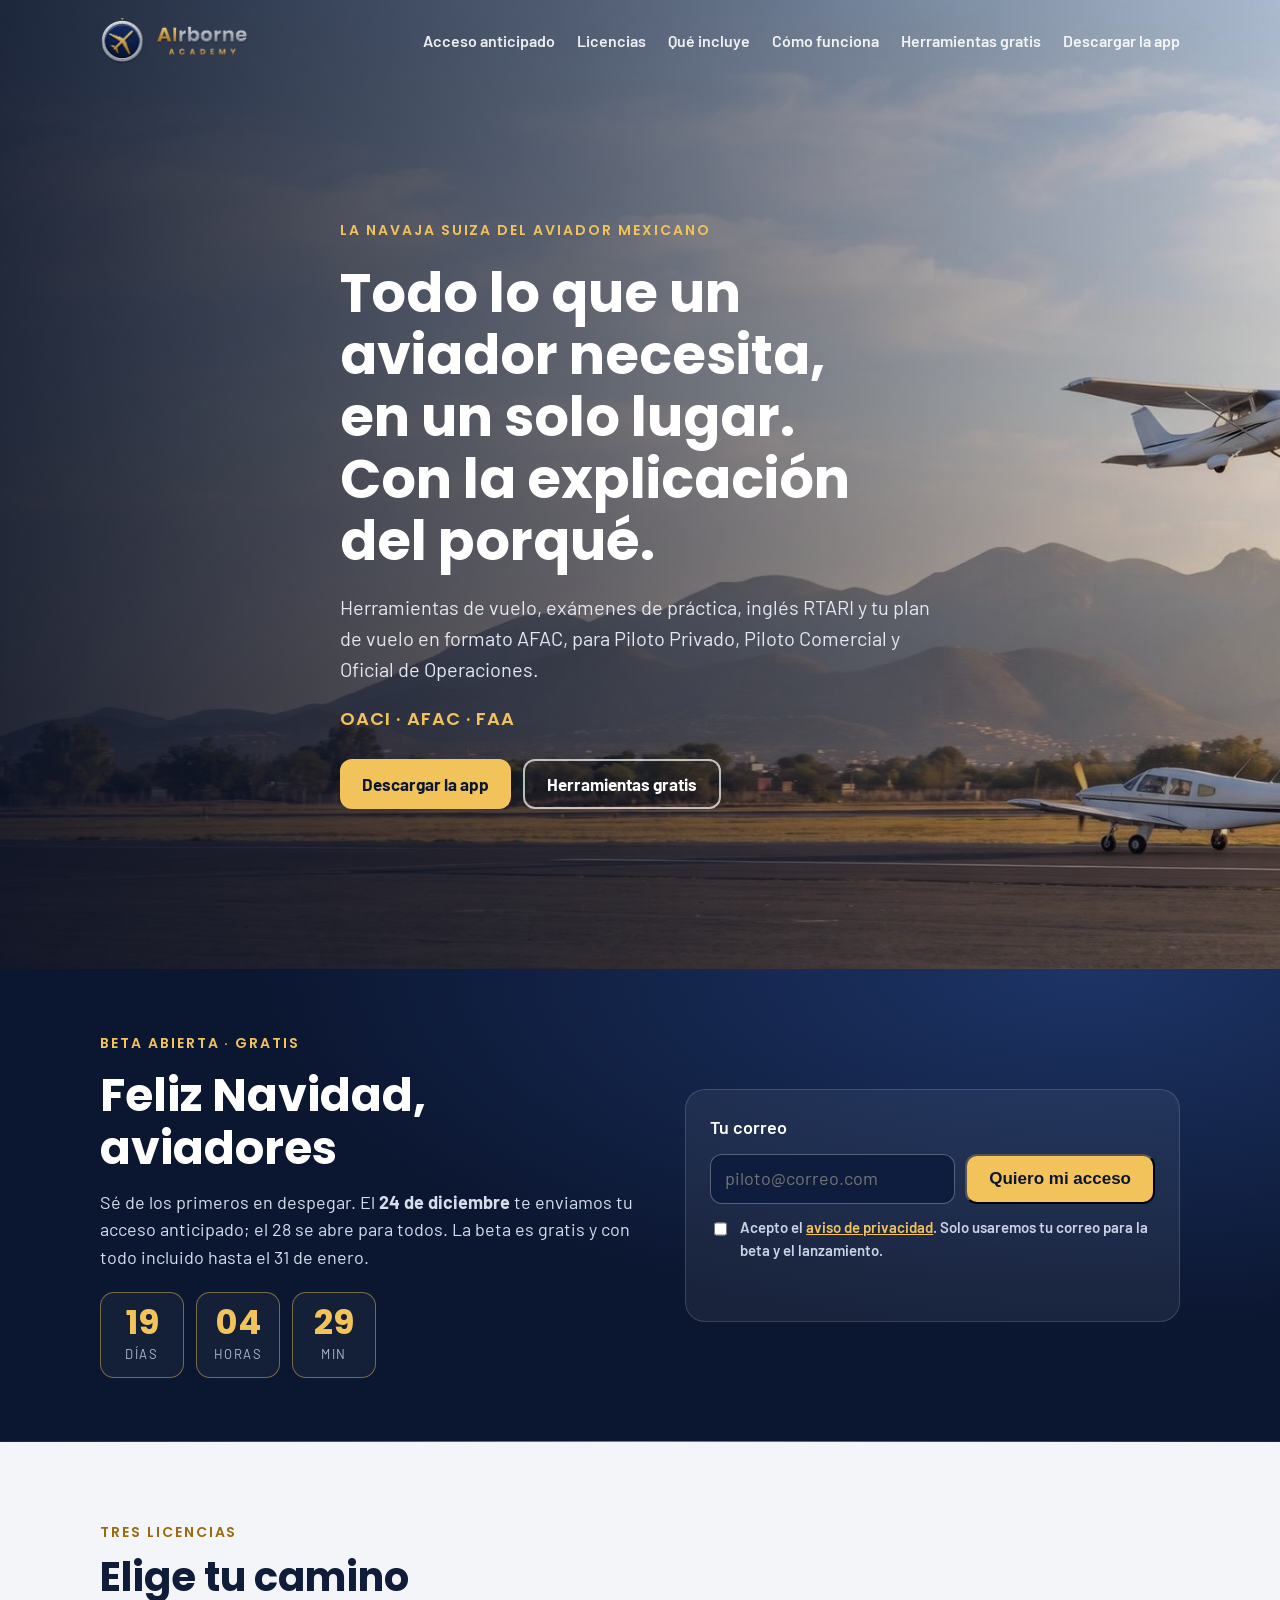
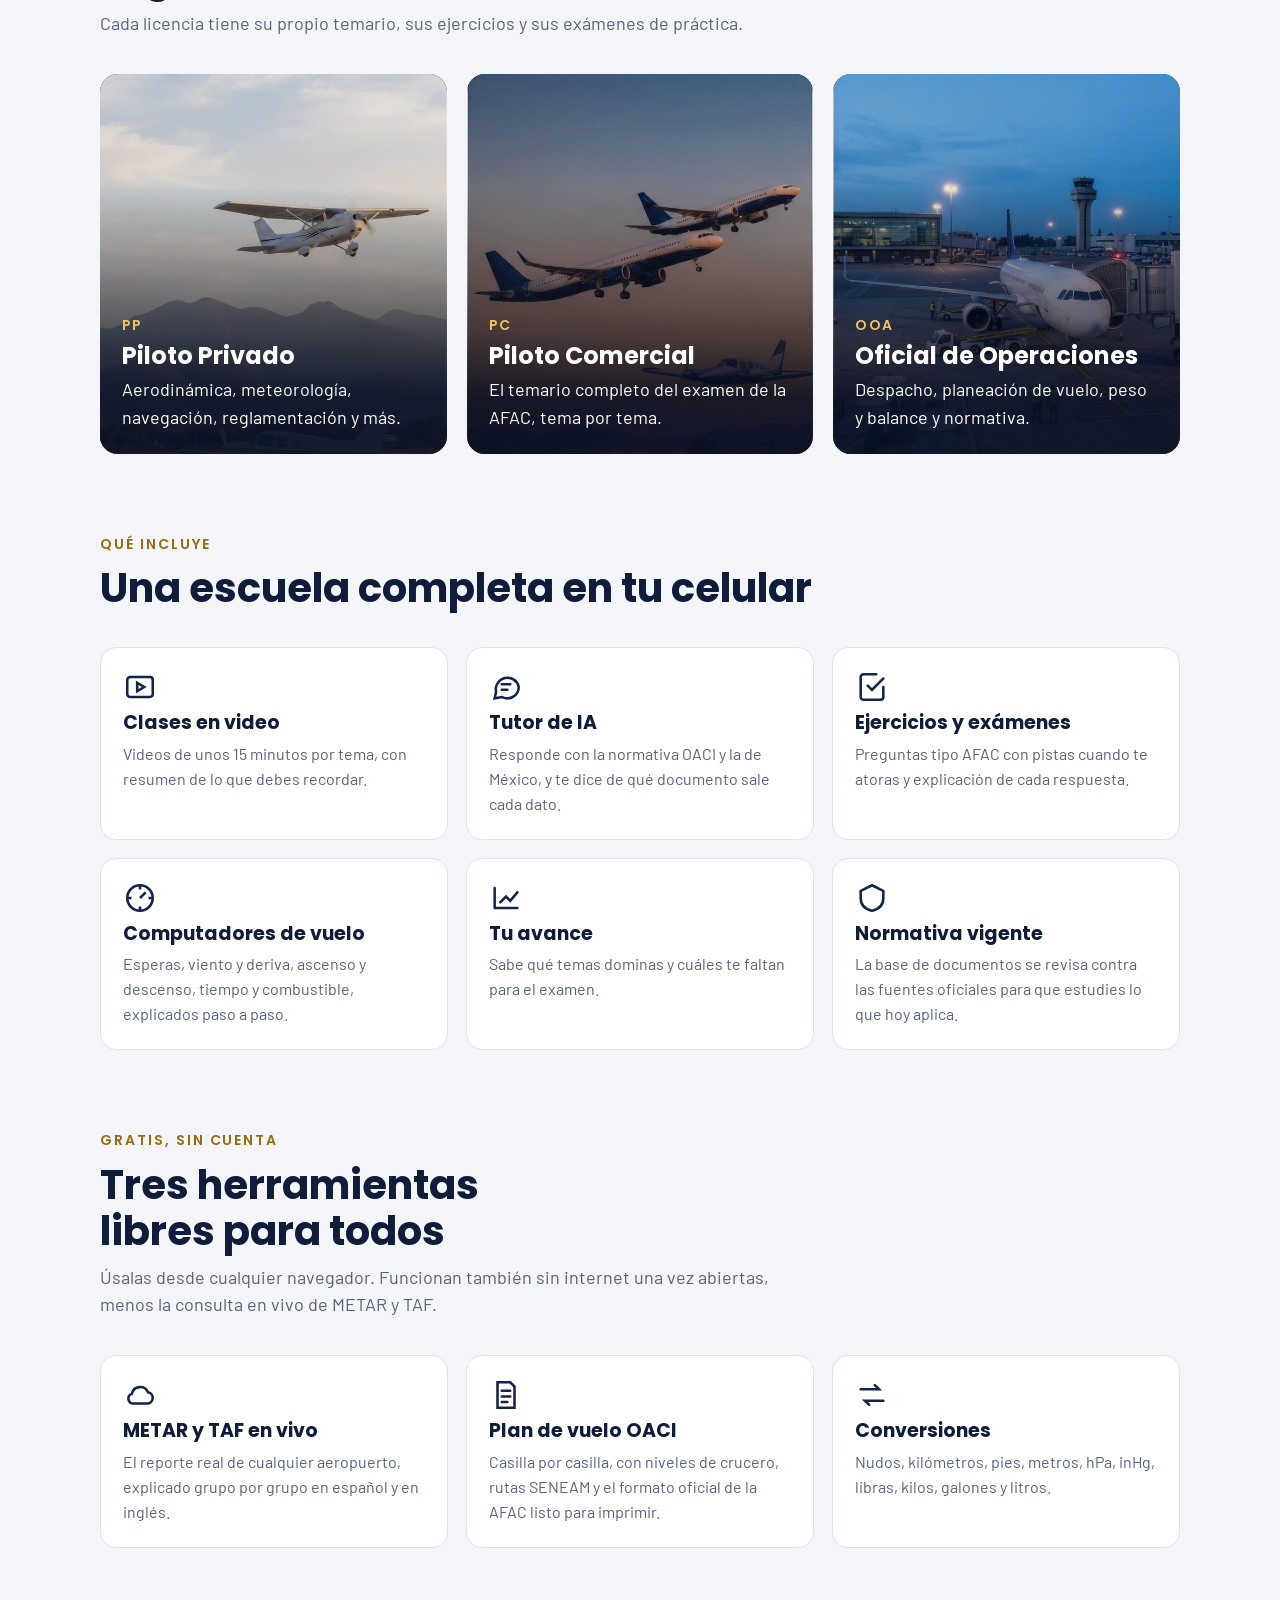
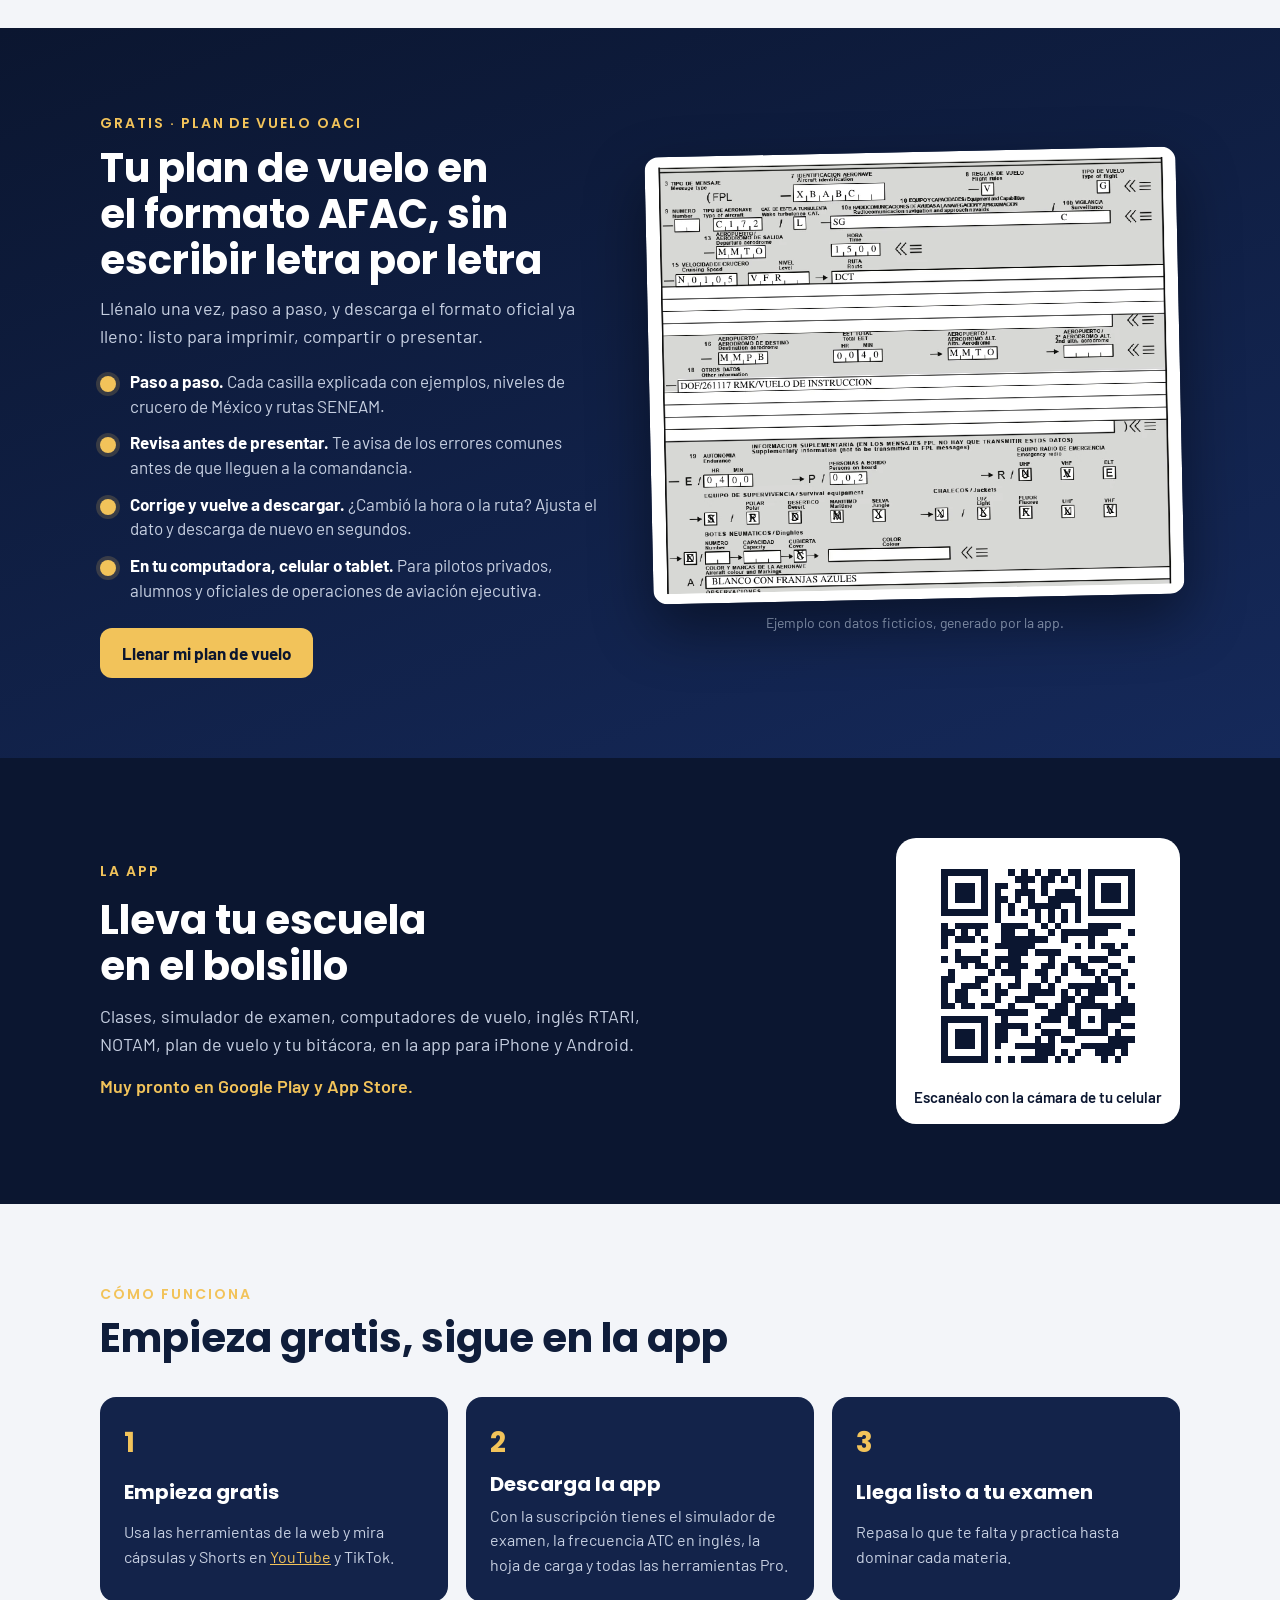
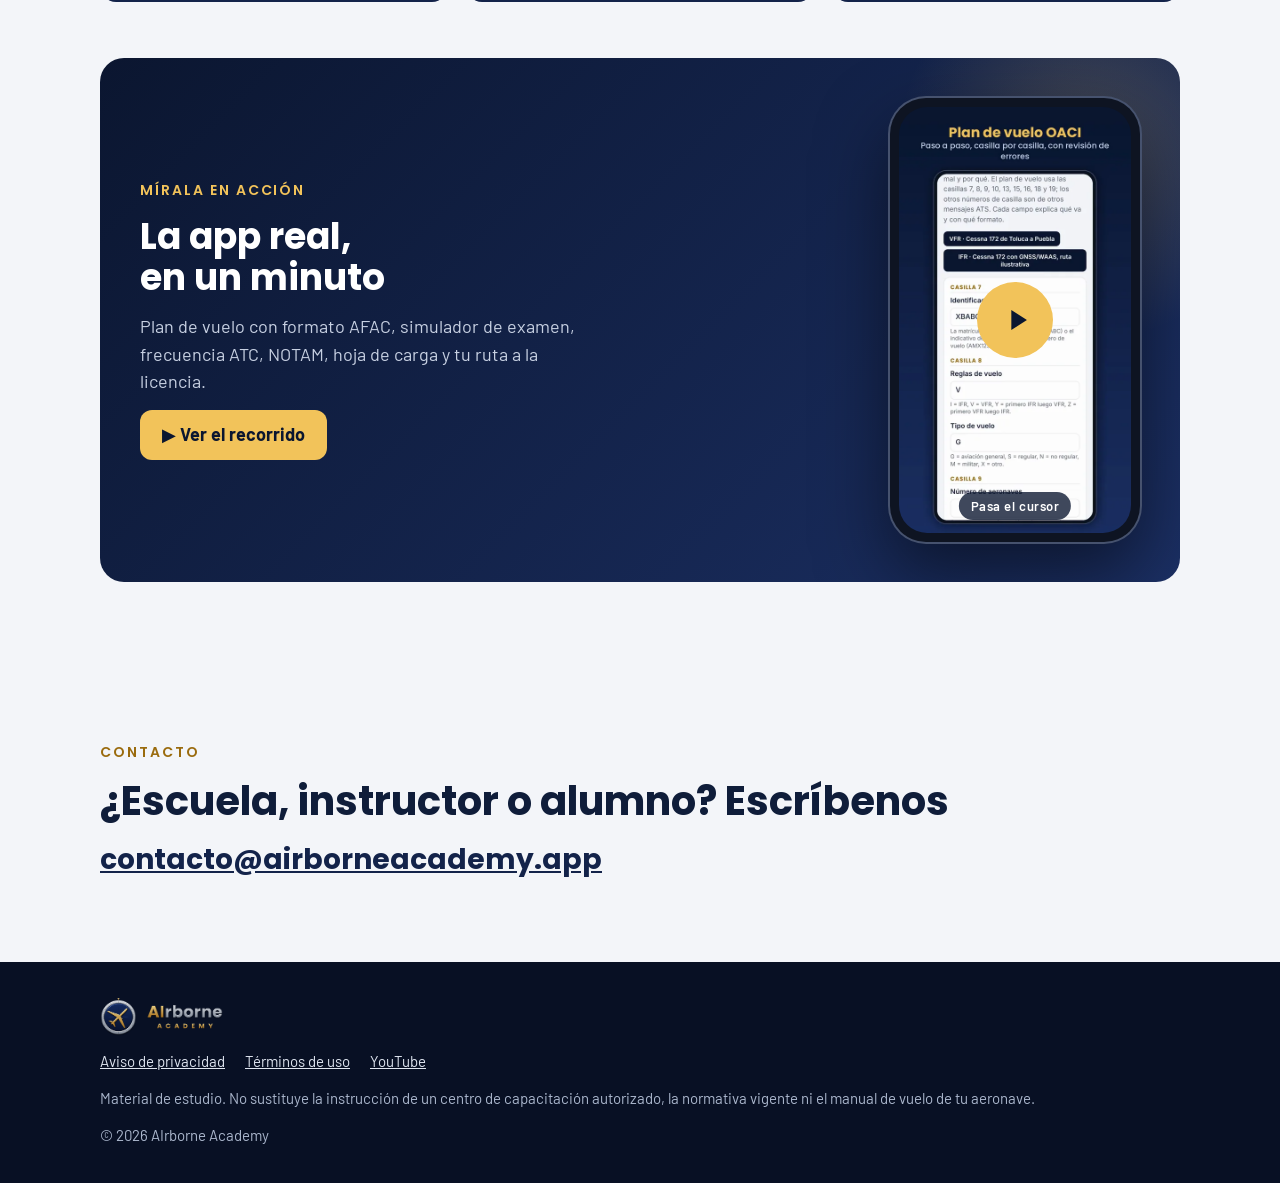
<file: index.html>
<!doctype html>
<html lang="es">
<head>
<meta charset="utf-8">
<meta name="viewport" content="width=device-width, initial-scale=1, viewport-fit=cover">
<title>AIrborne Academy · La navaja suiza del aviador mexicano</title>
<meta name="description" content="Clases de aviación en español para Piloto Privado, Piloto Comercial y Oficial de Operaciones, en la app AIrborne Academy. Gratis en la web: METAR y TAF en vivo, plan de vuelo OACI con formato AFAC y conversiones.">
<meta property="og:title" content="AIrborne Academy">
<meta property="og:description" content="Todo lo que un aviador necesita, en un solo lugar. Con la explicación del porqué. OACI · AFAC · FAA.">
<meta property="og:image" content="https://airborneacademy.app/img/hero.jpg">
<link rel="icon" href="img/favicon-32.png" sizes="32x32">
<link rel="apple-touch-icon" href="img/icono-180.png">
<link rel="preconnect" href="https://fonts.googleapis.com">
<link rel="preconnect" href="https://fonts.gstatic.com" crossorigin>
<link rel="stylesheet" href="https://fonts.googleapis.com/css2?family=Poppins:wght@600;700&family=Barlow:wght@400;500;600;700&display=swap">
<link rel="stylesheet" href="estilos.css">
  <!-- Medición de visitas anónima (Umami): sin cookies ni datos personales; solo cuenta visitas, origen y clics en "Quiero mi acceso" -->
  <script defer src="https://cloud.umami.is/script.js" data-website-id="66b6beea-8bb0-47d8-99d0-aff5244bca01"></script>
</head>
<body>

<header class="top">
  <div class="wrap">
    <a href="/" aria-label="AIrborne Academy, inicio"><img src="img/logo.png" alt="AIrborne Academy"></a>
    <nav aria-label="Secciones">
      <a href="#acceso-anticipado">Acceso anticipado</a>
      <a href="#licencias">Licencias</a>
      <a href="#incluye">Qué incluye</a>
      <a href="#como">Cómo funciona</a>
      <a href="app/">Herramientas gratis</a>
      <a href="#descargar">Descargar la app</a>
    </nav>
  </div>
</header>

<main>
  <section class="hero">
    <div class="wrap">
      <div class="txt">
        <span class="eyebrow">La navaja suiza del aviador mexicano</span>
        <h1>Todo lo que un aviador necesita, en un solo lugar. Con la explicación del porqué.</h1>
        <p>Herramientas de vuelo, exámenes de práctica, inglés RTARI y tu plan de vuelo en formato AFAC, para Piloto Privado, Piloto Comercial y Oficial de Operaciones.</p>
        <span class="tags">OACI · AFAC · FAA</span>
        <div class="ctas">
          <a class="btn gold" href="#descargar">Descargar la app</a>
          <a class="btn line" href="app/">Herramientas gratis</a>
        </div>
      </div>
    </div>
  </section>

  <!-- Acceso anticipado: lista de espera. El 24 de diciembre ("Feliz Navidad, aviadores") se escribe
       a esta lista primero; el 28 se abre la beta a todos. El correo se guarda en nuestro servidor
       (airborne-pagos → /api/lista-espera), que limita intentos y no guarda la IP. -->
  <section id="acceso-anticipado" class="anticipado" aria-labelledby="anticipado-titulo">
    <div class="wrap anticipado-grid">
      <div class="anticipado-txt">
        <span class="eyebrow">Beta abierta · gratis</span>
        <h2 id="anticipado-titulo">Feliz Navidad, aviadores</h2>
        <p>Sé de los primeros en despegar. El <b>24 de diciembre</b> te enviamos tu acceso anticipado; el 28 se abre para todos. La beta es gratis y con todo incluido hasta el 31 de enero.</p>
        <ol class="cuenta" aria-label="Tiempo para el acceso anticipado" data-meta="2026-12-24T06:00:00Z">
          <li><b data-u="d">--</b><span>días</span></li>
          <li><b data-u="h">--</b><span>horas</span></li>
          <li><b data-u="m">--</b><span>min</span></li>
        </ol>
      </div>
      <form class="espera" id="formEspera" novalidate>
        <label for="correoEspera">Tu correo</label>
        <div class="espera-fila">
          <input id="correoEspera" name="correo" type="email" inputmode="email" autocomplete="email" placeholder="piloto@correo.com" required maxlength="254">
          <button class="btn gold" type="submit" data-umami-event="lista-espera">Quiero mi acceso</button>
        </div>
        <!-- Campo trampa para robots: invisible para las personas -->
        <div class="trampa" aria-hidden="true"><label for="empresaEspera">Empresa</label><input id="empresaEspera" name="empresa" tabindex="-1" autocomplete="off"></div>
        <label class="acepto"><input type="checkbox" id="aceptoEspera" required><span>Acepto el <a href="privacidad.html" target="_blank" rel="noopener">aviso de privacidad</a>. Solo usaremos tu correo para la beta y el lanzamiento.</span></label>
        <p class="espera-msg" id="msgEspera" role="status" aria-live="polite"></p>
      </form>
    </div>
  </section>

  <section id="licencias">
    <div class="wrap">
      <div class="head">
        <span class="eyebrow" style="color:var(--gold-d)">Tres licencias</span>
        <h2>Elige tu camino</h2>
        <p>Cada licencia tiene su propio temario, sus ejercicios y sus exámenes de práctica.</p>
      </div>
      <div class="lic">
        <article><img src="img/pp.jpg" alt="Cessna 172 despegando y Piper PA-28 en pista" loading="lazy"><div class="t"><span>PP</span><h3>Piloto Privado</h3><p>Aerodinámica, meteorología, navegación, reglamentación y más.</p></div></article>
        <article><img src="img/pc.jpg" alt="Aviones comerciales despegando al atardecer" loading="lazy"><div class="t"><span>PC</span><h3>Piloto Comercial</h3><p>El temario completo del examen de la AFAC, tema por tema.</p></div></article>
        <article><img src="img/ooa.jpg" alt="Plataforma de aeropuerto con avión en posición" loading="lazy"><div class="t"><span>OOA</span><h3>Oficial de Operaciones</h3><p>Despacho, planeación de vuelo, peso y balance y normativa.</p></div></article>
      </div>
    </div>
  </section>

  <section id="incluye" style="padding-top:0">
    <div class="wrap">
      <div class="head">
        <span class="eyebrow" style="color:var(--gold-d)">Qué incluye</span>
        <h2>Una escuela completa en tu celular</h2>
      </div>
      <div class="feat">
        <div><svg viewBox="0 0 24 24" fill="none" stroke-width="1.8" aria-hidden="true"><rect x="3" y="5" width="18" height="14" rx="2"/><path d="M10 9l5 3-5 3z"/></svg><h3>Clases en video</h3><p>Videos de unos 15 minutos por tema, con resumen de lo que debes recordar.</p></div>
        <div><svg viewBox="0 0 24 24" fill="none" stroke-width="1.8" stroke-linecap="round" aria-hidden="true"><path d="M21 12a8 8 0 0 1-11.6 7.1L4 20l1-4.6A8 8 0 1 1 21 12z"/><path d="M9 10h6M9 14h4"/></svg><h3>Tutor de IA</h3><p>Responde con la normativa OACI y la de México, y te dice de qué documento sale cada dato.</p></div>
        <div><svg viewBox="0 0 24 24" fill="none" stroke-width="1.8" stroke-linecap="round" aria-hidden="true"><path d="M9 11l3 3 8-8"/><path d="M20 12v7a2 2 0 0 1-2 2H6a2 2 0 0 1-2-2V5a2 2 0 0 1 2-2h9"/></svg><h3>Ejercicios y exámenes</h3><p>Preguntas tipo AFAC con pistas cuando te atoras y explicación de cada respuesta.</p></div>
        <div><svg viewBox="0 0 24 24" fill="none" stroke-width="1.8" aria-hidden="true"><circle cx="12" cy="12" r="9"/><path d="M12 3v3M12 18v3M3 12h3M18 12h3M12 12l4-4"/></svg><h3>Computadores de vuelo</h3><p>Esperas, viento y deriva, ascenso y descenso, tiempo y combustible, explicados paso a paso.</p></div>
        <div><svg viewBox="0 0 24 24" fill="none" stroke-width="1.8" stroke-linecap="round" aria-hidden="true"><path d="M4 19V5M4 19h16M8 15l4-4 3 3 5-6"/></svg><h3>Tu avance</h3><p>Sabe qué temas dominas y cuáles te faltan para el examen.</p></div>
        <div><svg viewBox="0 0 24 24" fill="none" stroke-width="1.8" stroke-linecap="round" aria-hidden="true"><path d="M12 3l8 4v5c0 5-3.5 8-8 9-4.5-1-8-4-8-9V7z"/></svg><h3>Normativa vigente</h3><p>La base de documentos se revisa contra las fuentes oficiales para que estudies lo que hoy aplica.</p></div>
      </div>
    </div>
  </section>

  <section id="gratis" style="padding-top:0">
    <div class="wrap">
      <div class="head">
        <span class="eyebrow" style="color:var(--gold-d)">Gratis, sin cuenta</span>
        <h2>Tres herramientas libres para todos</h2>
        <p>Úsalas desde cualquier navegador. Funcionan también sin internet una vez abiertas, menos la consulta en vivo de METAR y TAF.</p>
      </div>
      <div class="feat gratis">
        <a href="app/#/meteo"><svg viewBox="0 0 24 24" fill="none" stroke-width="1.8" stroke-linecap="round" aria-hidden="true"><path d="M7 18h10a4 4 0 0 0 .6-7.95A6 6 0 0 0 6.2 11.2 3.5 3.5 0 0 0 7 18z"/></svg><h3>METAR y TAF en vivo</h3><p>El reporte real de cualquier aeropuerto, explicado grupo por grupo en español y en inglés.</p></a>
        <a href="app/#/plan"><svg viewBox="0 0 24 24" fill="none" stroke-width="1.8" stroke-linecap="round" aria-hidden="true"><path d="M6 3h9l3 3v15H6z"/><path d="M9 9h6M9 13h6M9 17h4"/></svg><h3>Plan de vuelo OACI</h3><p>Casilla por casilla, con niveles de crucero, rutas SENEAM y el formato oficial de la AFAC listo para imprimir.</p></a>
        <a href="app/#/conv"><svg viewBox="0 0 24 24" fill="none" stroke-width="1.8" stroke-linecap="round" aria-hidden="true"><path d="M4 8h13l-3-3M20 16H7l3 3"/></svg><h3>Conversiones</h3><p>Nudos, kilómetros, pies, metros, hPa, inHg, libras, kilos, galones y litros.</p></a>
      </div>
    </div>
  </section>

  <!-- Destacado: plan de vuelo OACI con el formato AFAC lleno automáticamente (herramienta gratis) -->
  <section id="plan-de-vuelo" class="dark">
    <div class="wrap plan-dest">
      <div class="txt">
        <span class="eyebrow">Gratis · Plan de vuelo OACI</span>
        <h2>Tu plan de vuelo en el formato AFAC, sin escribir letra por letra</h2>
        <p>Llénalo una vez, paso a paso, y descarga el formato oficial ya lleno: listo para imprimir, compartir o presentar.</p>
        <ul class="ventajas">
          <li><b>Paso a paso.</b> Cada casilla explicada con ejemplos, niveles de crucero de México y rutas SENEAM.</li>
          <li><b>Revisa antes de presentar.</b> Te avisa de los errores comunes antes de que lleguen a la comandancia.</li>
          <li><b>Corrige y vuelve a descargar.</b> ¿Cambió la hora o la ruta? Ajusta el dato y descarga de nuevo en segundos.</li>
          <li><b>En tu computadora, celular o tablet.</b> Para pilotos privados, alumnos y oficiales de operaciones de aviación ejecutiva.</li>
        </ul>
        <p><a class="btn gold" href="app/#/plan">Llenar mi plan de vuelo</a></p>
      </div>
      <figure class="plan-muestra">
        <img src="img/plan-afac-ejemplo.webp" alt="Ejemplo de formato de plan de vuelo AFAC llenado automáticamente por AIrborne Academy" width="815" height="682" loading="lazy">
        <figcaption>Ejemplo con datos ficticios, generado por la app.</figcaption>
      </figure>
    </div>
  </section>

  <section id="descargar" class="dark">
    <div class="wrap descarga">
      <div class="txt">
        <span class="eyebrow">La app</span>
        <h2>Lleva tu escuela en el bolsillo</h2>
        <p>Clases, simulador de examen, computadores de vuelo, inglés RTARI, NOTAM, plan de vuelo y tu bitácora, en la app para iPhone y Android.</p>
        <p class="pronto">Muy pronto en Google Play y App Store.</p>
        <a class="btn gold solo-movil" href="descargar/">Descargar la app</a>
      </div>
      <figure class="qr">
        <img src="img/qr-descargar.svg" alt="Código QR para descargar la app AIrborne Academy" width="220" height="220">
        <figcaption>Escanéalo con la cámara de tu celular</figcaption>
      </figure>
    </div>
  </section>

  <section id="como">
    <div class="wrap">
      <div class="head">
        <span class="eyebrow">Cómo funciona</span>
        <h2>Empieza gratis, sigue en la app</h2>
      </div>
      <ol class="steps">
        <li><h3>Empieza gratis</h3><p>Usa las herramientas de la web y mira cápsulas y Shorts en <a href="https://www.youtube.com/@AIrborne_Academy" target="_blank" rel="noopener">YouTube</a> y TikTok.</p></li>
        <li><h3>Descarga la app</h3><p>Con la suscripción tienes el simulador de examen, la frecuencia ATC en inglés, la hoja de carga y todas las herramientas Pro.</p></li>
        <li><h3>Llega listo a tu examen</h3><p>Repasa lo que te falta y practica hasta dominar cada materia.</p></li>
      </ol>

      <!-- Demostración: miniatura que se reproduce sola al pasar el cursor (o al aparecer en pantalla en el celular)
           y que al tocarla abre el video completo. Sin sonido en la miniatura, para no sorprender con audio. -->
      <div class="demo">
        <div class="demo-txt">
          <span class="eyebrow">Mírala en acción</span>
          <h3>La app real, en un minuto</h3>
          <p>Plan de vuelo con formato AFAC, simulador de examen, frecuencia ATC, NOTAM, hoja de carga y tu ruta a la licencia.</p>
          <button type="button" class="btn gold" data-abrir-demo>▶ Ver el recorrido</button>
        </div>
        <button type="button" class="demo-tel" data-abrir-demo aria-label="Ver el video de demostración de la app">
          <video class="demo-mini" muted loop playsinline preload="none" poster="video/demo-app-poster.webp" aria-hidden="true">
            <source src="video/demo-app.mp4" type="video/mp4">
          </video>
          <span class="demo-play" aria-hidden="true"><svg viewBox="0 0 24 24"><path d="M8 5v14l11-7z" fill="currentColor"/></svg></span>
          <span class="demo-pista" aria-hidden="true">Pasa el cursor</span>
        </button>
      </div>
    </div>
  </section>

  <section id="contacto">
    <div class="wrap contact">
      <span class="eyebrow" style="color:var(--gold-d)">Contacto</span>
      <h2 style="font-size:clamp(28px,4vw,40px)">¿Escuela, instructor o alumno? Escríbenos</h2>
      <a class="mail" href="mailto:contacto@airborneacademy.app">contacto@airborneacademy.app</a>
    </div>
  </section>
</main>

<footer>
  <div class="wrap">
    <img src="img/logo.png" alt="AIrborne Academy">
    <nav aria-label="Legal">
      <a href="privacidad.html">Aviso de privacidad</a>
      <a href="terminos.html">Términos de uso</a>
      <a href="https://www.youtube.com/@AIrborne_Academy" target="_blank" rel="noopener">YouTube</a>
    </nav>
    <p>Material de estudio. No sustituye la instrucción de un centro de capacitación autorizado, la normativa vigente ni el manual de vuelo de tu aeronave.</p>
    <p>© 2026 AIrborne Academy</p>
  </div>
</footer>

<!-- Ventana del video completo (se abre desde la demostración) -->
<dialog class="demo-ventana" id="demoVentana" aria-label="Video de demostración de AIrborne Academy">
  <button type="button" class="demo-cerrar" data-cerrar-demo aria-label="Cerrar">×</button>
  <video id="demoCompleto" controls playsinline preload="none" poster="video/demo-app-poster.webp">
    <source src="video/demo-app.mp4" type="video/mp4">
  </video>
</dialog>
<script>
/* Demostración de la app:
   - Computadora (hay cursor): la miniatura se reproduce al pasar el cursor y se pausa al quitarlo.
   - Celular (no hay cursor): se reproduce sola cuando la miniatura está a la vista y se pausa al salir.
   - Si la persona pidió "reducir movimiento" en su sistema, no se reproduce sola: solo al abrirla.
   - Al tocar o hacer clic, se abre el video completo con controles. Esc o la × lo cierran. */
(function () {
  var mini = document.querySelector('.demo-mini'), tel = document.querySelector('.demo-tel');
  var ventana = document.getElementById('demoVentana'), completo = document.getElementById('demoCompleto');
  if (!mini || !tel || !ventana) return;
  var quieto = window.matchMedia('(prefers-reduced-motion: reduce)').matches;
  var conCursor = window.matchMedia('(hover: hover) and (pointer: fine)').matches;
  var primera = true;
  function play() {
    if (quieto) return;
    tel.classList.add('vivo');
    // La primera vez salta la portada del video (3.4 s) para que el gancho sea la app misma
    if (primera) {
      primera = false;
      var saltar = function () { try { mini.currentTime = 3.4; } catch (e) {} };
      if (mini.readyState >= 1) saltar(); else mini.addEventListener('loadedmetadata', saltar, { once: true });
    }
    var p = mini.play(); if (p && p.catch) p.catch(function () {});
  }
  function pausa() { tel.classList.remove('vivo'); mini.pause(); }
  if (conCursor) {
    tel.addEventListener('mouseenter', play);
    tel.addEventListener('mouseleave', pausa);
    tel.addEventListener('focus', play);
    tel.addEventListener('blur', pausa);
  } else if ('IntersectionObserver' in window) {
    new IntersectionObserver(function (es) { es.forEach(function (e) { e.isIntersecting ? play() : pausa(); }); }, { threshold: 0.6 }).observe(tel);
  }
  function abrir() {
    pausa();
    if (typeof ventana.showModal === 'function') ventana.showModal(); else ventana.setAttribute('open', '');
    completo.currentTime = 0; var p = completo.play(); if (p && p.catch) p.catch(function () {});
  }
  function cerrar() { completo.pause(); if (typeof ventana.close === 'function') ventana.close(); else ventana.removeAttribute('open'); }
  document.querySelectorAll('[data-abrir-demo]').forEach(function (b) { b.addEventListener('click', abrir); });
  document.querySelectorAll('[data-cerrar-demo]').forEach(function (b) { b.addEventListener('click', cerrar); });
  ventana.addEventListener('click', function (e) { if (e.target === ventana) cerrar(); });   // clic fuera del video
  ventana.addEventListener('close', function () { completo.pause(); });                   // Esc
})();
</script>
<script>
/* Acceso anticipado: cuenta regresiva y lista de espera.
   - La cuenta llega a cero el 24 de diciembre a las 00:00 de la Ciudad de México (06:00 UTC).
   - Después del 24 el texto cambia; desde el 28 (beta abierta) el formulario invita a entrar a la app.
   - El correo va a nuestro servidor; la respuesta es la misma aunque ya estuvieras registrado. */
(() => {
  const API = 'https://airborne-pagos.netlify.app/api/lista-espera';
  // Canal de origen: ?utm_source=tiktok o ?o=tiktok en el enlace. Se recuerda durante la visita.
  let origen = '';
  try {
    const q = new URLSearchParams(location.search);
    origen = (q.get('utm_source') || q.get('o') || sessionStorage.getItem('air_origen') || '').toLowerCase().replace(/[^a-z0-9_-]/g, '').slice(0, 40);
    if (origen) sessionStorage.setItem('air_origen', origen);
  } catch (e) { /* sin almacenamiento: se envía vacío y el servidor pone "landing" */ }
  const ABIERTA = Date.parse('2026-12-28T06:00:00Z');
  const cuenta = document.querySelector('.cuenta');
  const meta = Date.parse(cuenta.dataset.meta);
  const pon = (u, v) => { cuenta.querySelector(`[data-u="${u}"]`).textContent = String(v).padStart(2, '0'); };
  const sec = document.getElementById('acceso-anticipado');

  function tic() {
    const ahora = Date.now();
    if (ahora >= ABIERTA) {               // Beta abierta: ya no hay lista, se entra directo
      sec.querySelector('h2').textContent = 'La beta ya despegó';
      sec.querySelector('.anticipado-txt p').innerHTML = 'Gratis y con todo incluido hasta el 31 de enero. Entra, estudia y cuéntanos qué te parece.';
      cuenta.hidden = true;
      document.getElementById('formEspera').outerHTML = '<a class="btn gold" href="app/">Entrar a la beta</a>';
      return clearInterval(reloj);
    }
    const falta = Math.max(0, meta - ahora);
    if (!falta) {                          // Del 24 al 27: acceso anticipado en curso
      sec.querySelector('.anticipado-txt p').innerHTML = 'El acceso anticipado ya empezó. Déjanos tu correo y te enviamos tu invitación; el 28 se abre para todos.';
      cuenta.hidden = true;
      return;
    }
    pon('d', Math.floor(falta / 864e5)); pon('h', Math.floor(falta / 36e5) % 24); pon('m', Math.floor(falta / 6e4) % 60);
  }
  const reloj = setInterval(tic, 30000); tic();

  const form = document.getElementById('formEspera');
  const msg = document.getElementById('msgEspera');
  form && form.addEventListener('submit', async (e) => {
    e.preventDefault();
    const correo = form.correo.value.trim();
    const acepto = document.getElementById('aceptoEspera').checked;
    msg.className = 'espera-msg';
    if (!/^[^\s@]+@[^\s@]+\.[^\s@]{2,}$/.test(correo)) { msg.textContent = 'Revisa tu correo: parece que le falta algo.'; msg.classList.add('error'); return; }
    if (!acepto) { msg.textContent = 'Para registrarte, acepta el aviso de privacidad.'; msg.classList.add('error'); return; }
    const boton = form.querySelector('button'); boton.disabled = true; msg.textContent = 'Enviando…';
    try {
      const r = await fetch(API, { method: 'POST', headers: { 'Content-Type': 'application/json' },
        body: JSON.stringify({ correo, consentimiento: true, empresa: form.empresa.value, origen }) });
      const d = await r.json().catch(() => ({}));
      msg.textContent = d.mensaje || (r.ok ? '¡Listo!' : 'No pudimos registrarte. Intenta de nuevo.');
      msg.classList.add(r.ok ? 'ok' : 'error');
      if (r.ok) form.reset();
    } catch (err) {
      msg.textContent = 'Sin conexión con el servidor. Intenta de nuevo en un momento.'; msg.classList.add('error');
    } finally { boton.disabled = false; }
  });
})();
</script>
</body>
</html>
</file>
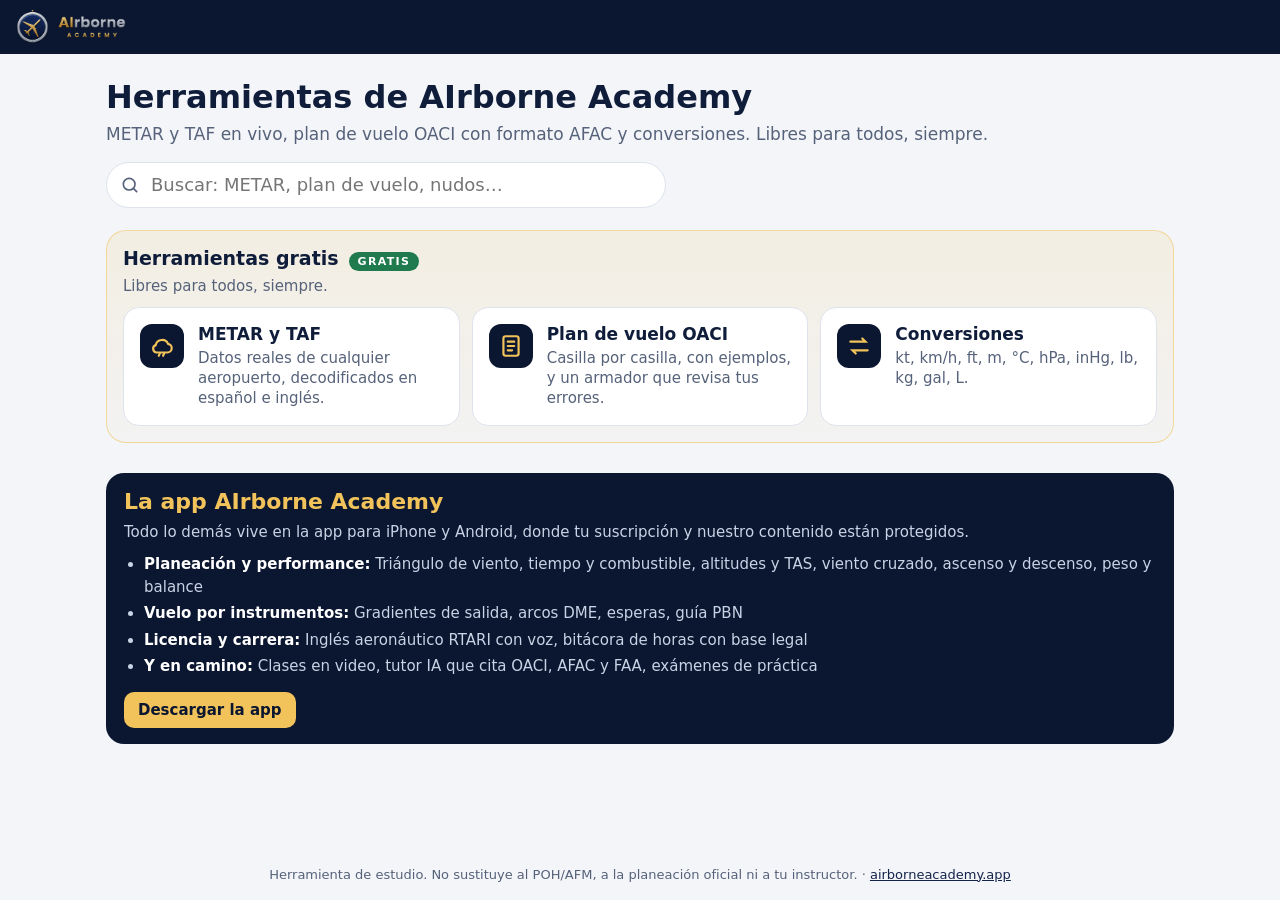
<file: app/index.html>
<!doctype html>
<html lang="es">
<head>
<meta charset="utf-8">
<meta name="viewport" content="width=device-width, initial-scale=1, viewport-fit=cover">
<title>AIrborne Academy · Herramientas</title>
<meta name="description" content="Herramientas gratis de aviación de AIrborne Academy: METAR y TAF en vivo decodificados en español e inglés, plan de vuelo OACI con el formato oficial de la AFAC y conversiones.">
<meta name="theme-color" content="#0b1630">
<link rel="manifest" href="manifest.webmanifest">
<link rel="icon" href="../img/favicon-32.png" sizes="32x32">
<link rel="apple-touch-icon" href="icono-180.png">
<meta name="apple-mobile-web-app-capable" content="yes">
<meta name="apple-mobile-web-app-status-bar-style" content="black-translucent">
<link rel="stylesheet" href="app.css">
</head>
<body>
<header class="bar">
  <a class="back" href="#/" id="btnBack" hidden aria-label="Volver al inicio">‹</a>
  <a class="brand" href="#/"><img src="../img/logo.png" alt="AIrborne Academy"></a>
  <button class="install" id="btnInstall" hidden>Instalar</button>
</header>

<main id="vista" tabindex="-1"></main>

<footer class="pie">
  Herramienta de estudio. No sustituye al POH/AFM, a la planeación oficial ni a tu instructor.
  · <a href="../index.html">airborneacademy.app</a>
</footer>

<!-- El motor de cálculo (solo matemáticas, con pruebas en pruebas_calc.js) -->
<script src="calc.js"></script>
<!-- El plan de vuelo OACI (lógica, con pruebas en pruebas_fpl.js) y las guías de estudio -->
<script src="fpl.js"></script>
<script src="afac_pdf.js"></script>
<script src="rutas_seneam.js"></script>
<script src="guias.js"></script>
<!-- METAR y TAF (lógica con pruebas en pruebas_meteo.js) -->
<script src="meteo.js"></script>
<!-- Las pantallas -->
<script src="app.js"></script>
</body>
</html>
</file>
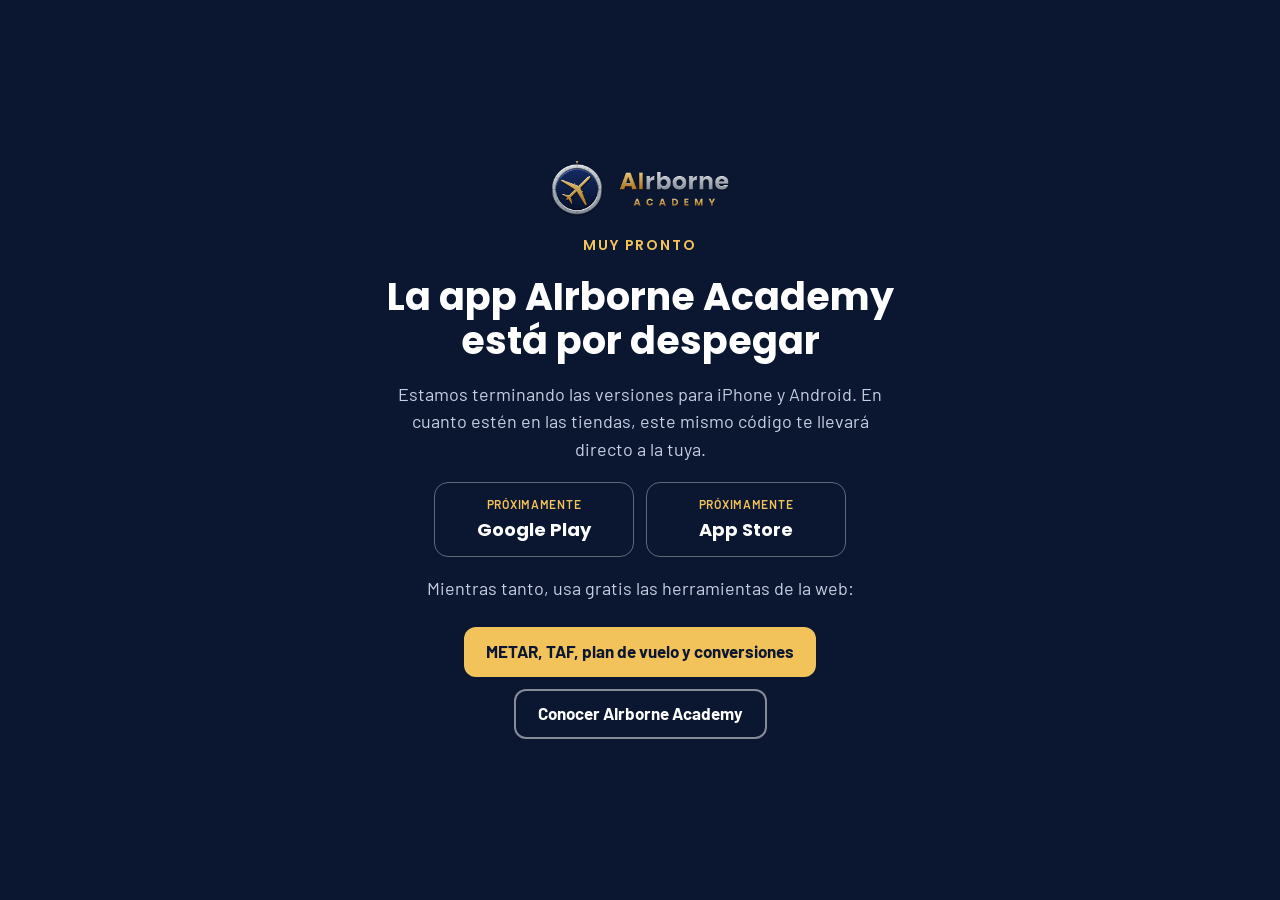
<file: descargar/index.html>
<!doctype html>
<html lang="es">
<head>
<meta charset="utf-8">
<meta name="viewport" content="width=device-width, initial-scale=1, viewport-fit=cover">
<title>Descargar AIrborne Academy</title>
<meta name="description" content="Descarga la app AIrborne Academy para iPhone y Android.">
<link rel="icon" href="../img/favicon-32.png" sizes="32x32">
<link rel="stylesheet" href="https://fonts.googleapis.com/css2?family=Poppins:wght@600;700&family=Barlow:wght@400;500;600;700&display=swap">
<link rel="stylesheet" href="../estilos.css">
<!--
  descargar/index.html — destino del código QR.
  Qué hace:
   1. Detecta si el teléfono es iPhone/iPad o Android.
   2. Si la app ya está publicada en esa tienda (dirección escrita abajo), lo manda directo a la tienda.
   3. Si todavía no está publicada, o si es una computadora, muestra esta página con las opciones.
  Cuando las apps estén en las tiendas, solo hay que escribir sus direcciones en TIENDAS.
-->
<script>
  const TIENDAS = {
    android: '',   // ej. 'https://play.google.com/store/apps/details?id=app.airborneacademy'
    apple: '',     // ej. 'https://apps.apple.com/mx/app/airborne-academy/id0000000000'
  };
  (function () {
    const ua = navigator.userAgent || '';
    // Los iPad nuevos se presentan como Mac: se distinguen porque tienen pantalla táctil
    const esApple = /iPhone|iPad|iPod/i.test(ua) || (/Macintosh/i.test(ua) && navigator.maxTouchPoints > 1);
    const esAndroid = /Android/i.test(ua);
    const destino = esApple ? TIENDAS.apple : esAndroid ? TIENDAS.android : '';
    if (destino) location.replace(destino);
    // Para que la página sepa qué mostrar
    document.documentElement.dataset.equipo = esApple ? 'apple' : esAndroid ? 'android' : 'otro';
  })();
</script>
<style>
  body{background:var(--navy);color:#fff;min-height:100vh;display:grid;place-items:center}
  .caja{max-width:560px;padding:40px 22px;display:grid;gap:18px;text-align:center;justify-items:center}
  .caja img.logo{height:56px;width:auto}
  .caja h1{font-size:clamp(28px,6vw,38px)}
  .caja p{color:#c7d0e2}
  .tiendas{display:flex;gap:12px;flex-wrap:wrap;justify-content:center}
  .tienda{min-width:200px;border:1.5px solid rgba(255,255,255,.35);border-radius:14px;padding:12px 18px;color:#fff;text-decoration:none;display:grid;gap:2px}
  .tienda small{color:var(--gold);font-weight:600;letter-spacing:.06em;text-transform:uppercase;font-size:12px}
  .tienda b{font-family:var(--display);font-size:18px}
  .btn.line{border-color:rgba(255,255,255,.5)}
</style>
</head>
<body>
  <main class="caja">
    <img class="logo" src="../img/logo.png" alt="AIrborne Academy">
    <span class="eyebrow">Muy pronto</span>
    <h1>La app AIrborne Academy está por despegar</h1>
    <p>Estamos terminando las versiones para iPhone y Android. En cuanto estén en las tiendas, este mismo código te llevará directo a la tuya.</p>
    <div class="tiendas" aria-label="Tiendas">
      <span class="tienda"><small>Próximamente</small><b>Google Play</b></span>
      <span class="tienda"><small>Próximamente</small><b>App Store</b></span>
    </div>
    <p>Mientras tanto, usa gratis las herramientas de la web:</p>
    <div class="ctas" style="justify-content:center">
      <a class="btn gold" href="../app/">METAR, TAF, plan de vuelo y conversiones</a>
      <a class="btn line" href="../">Conocer AIrborne Academy</a>
    </div>
  </main>
</body>
</html>
</file>
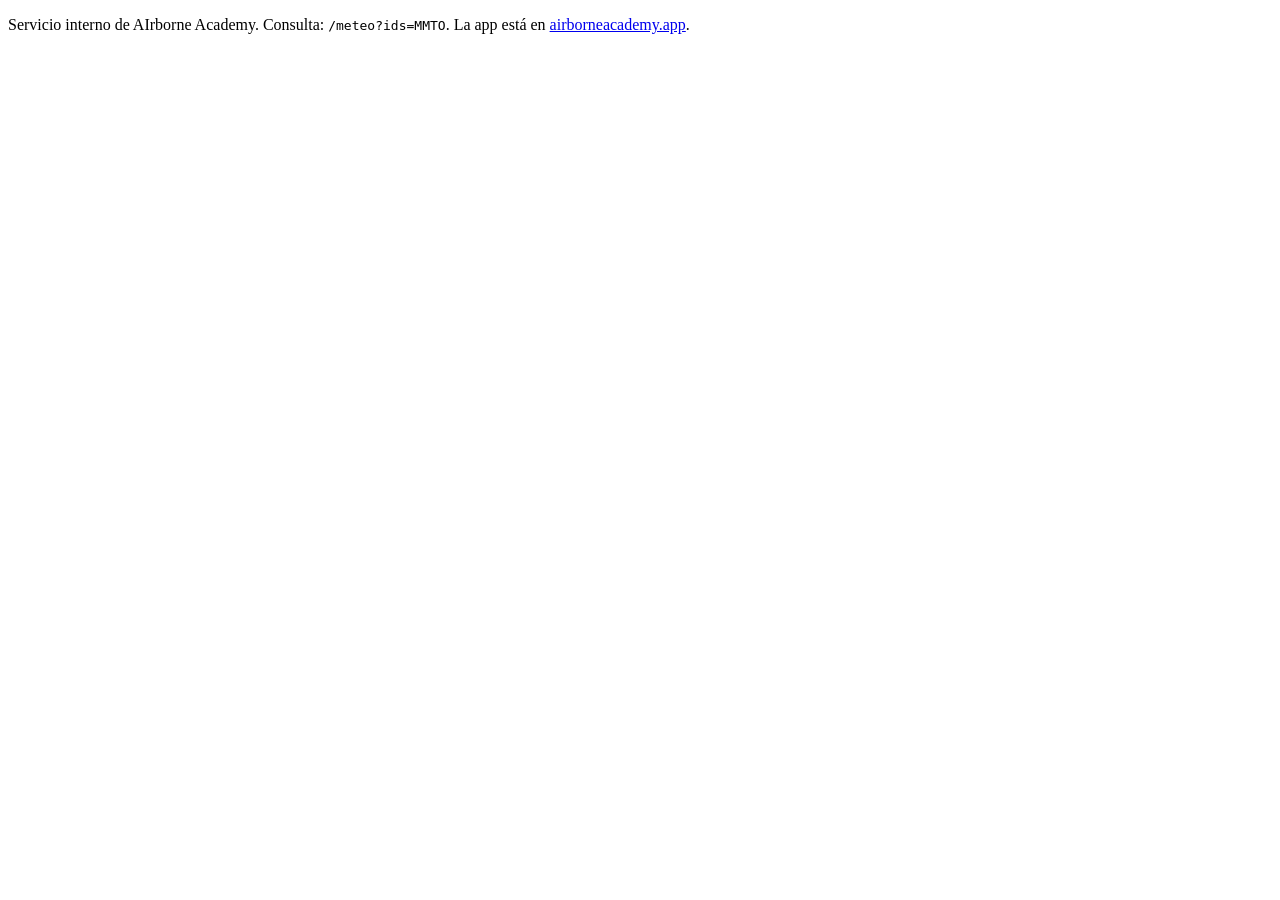
<file: servicios/meteo-netlify/public/index.html>
<!doctype html><meta charset="utf-8"><title>AIrborne Academy · servicio METAR/TAF</title>
<p>Servicio interno de AIrborne Academy. Consulta: <code>/meteo?ids=MMTO</code>. La app está en <a href="https://airborneacademy.app">airborneacademy.app</a>.</p>
</file>
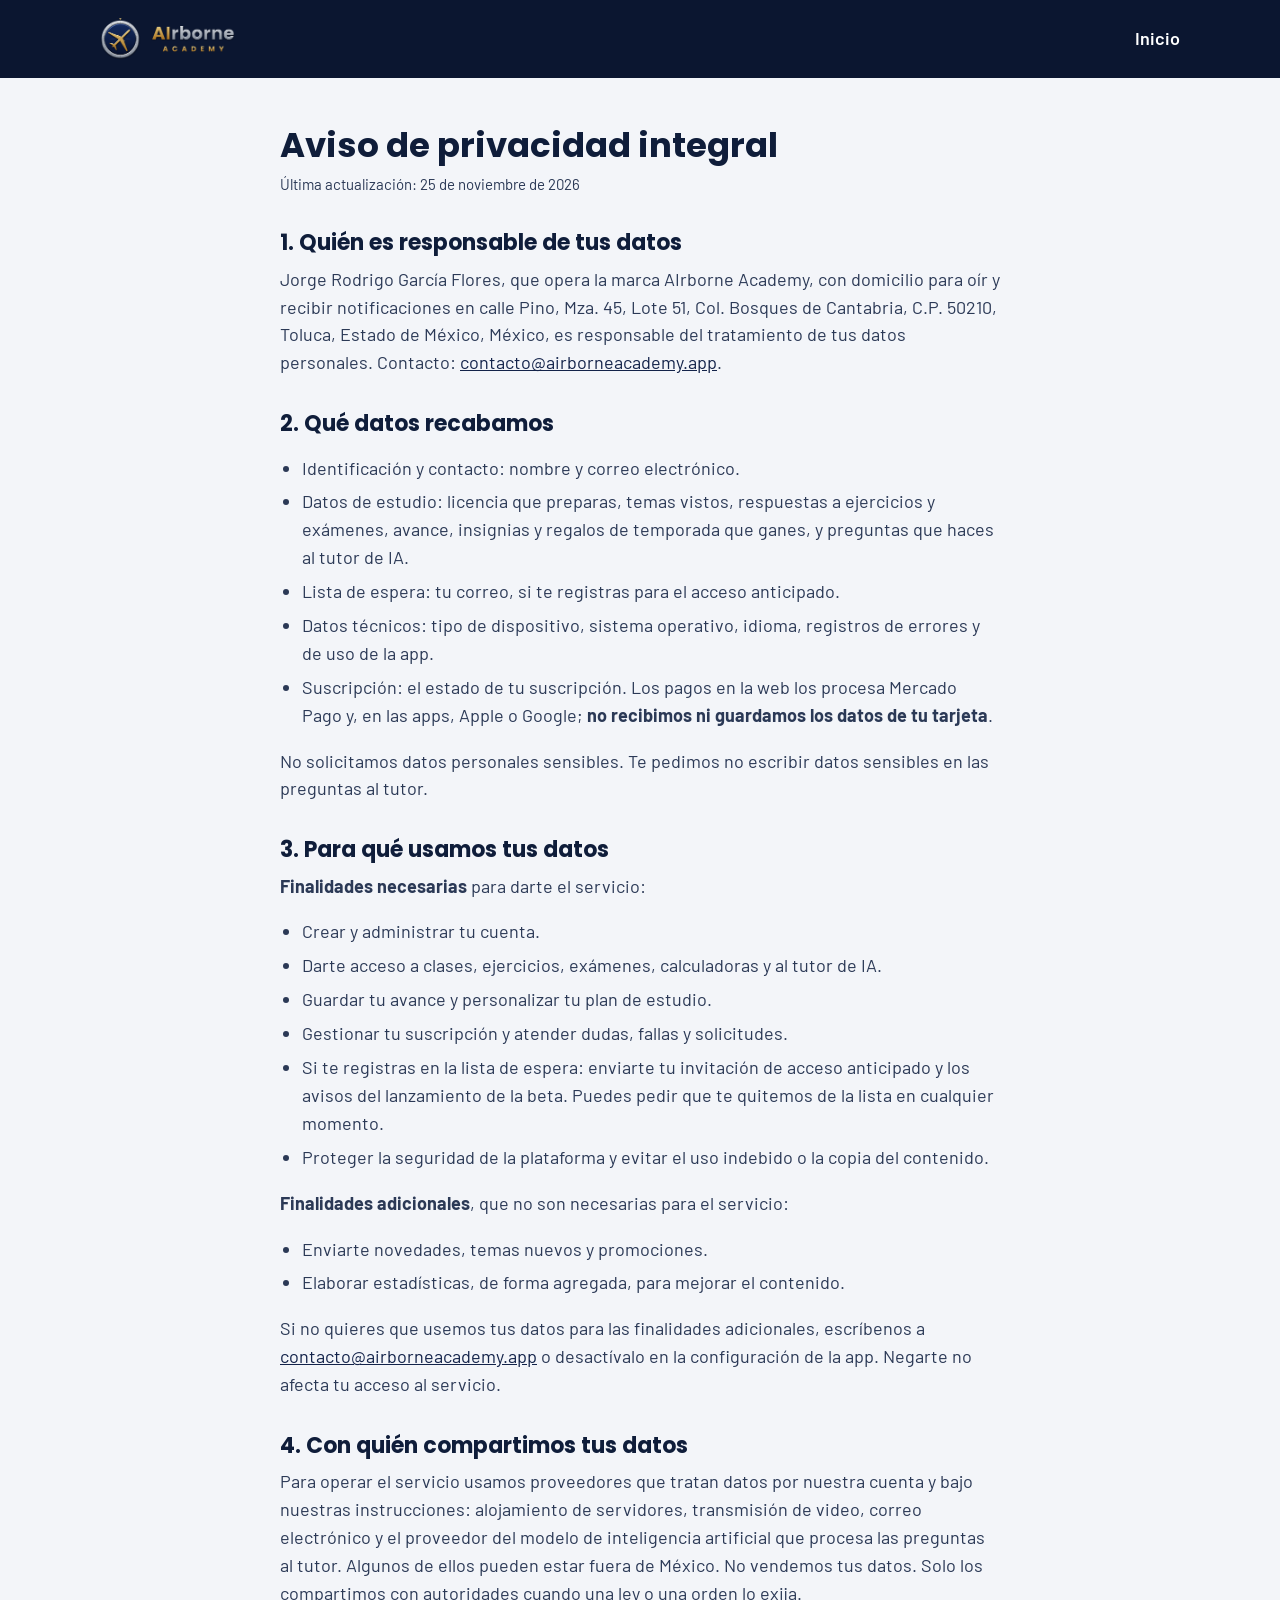
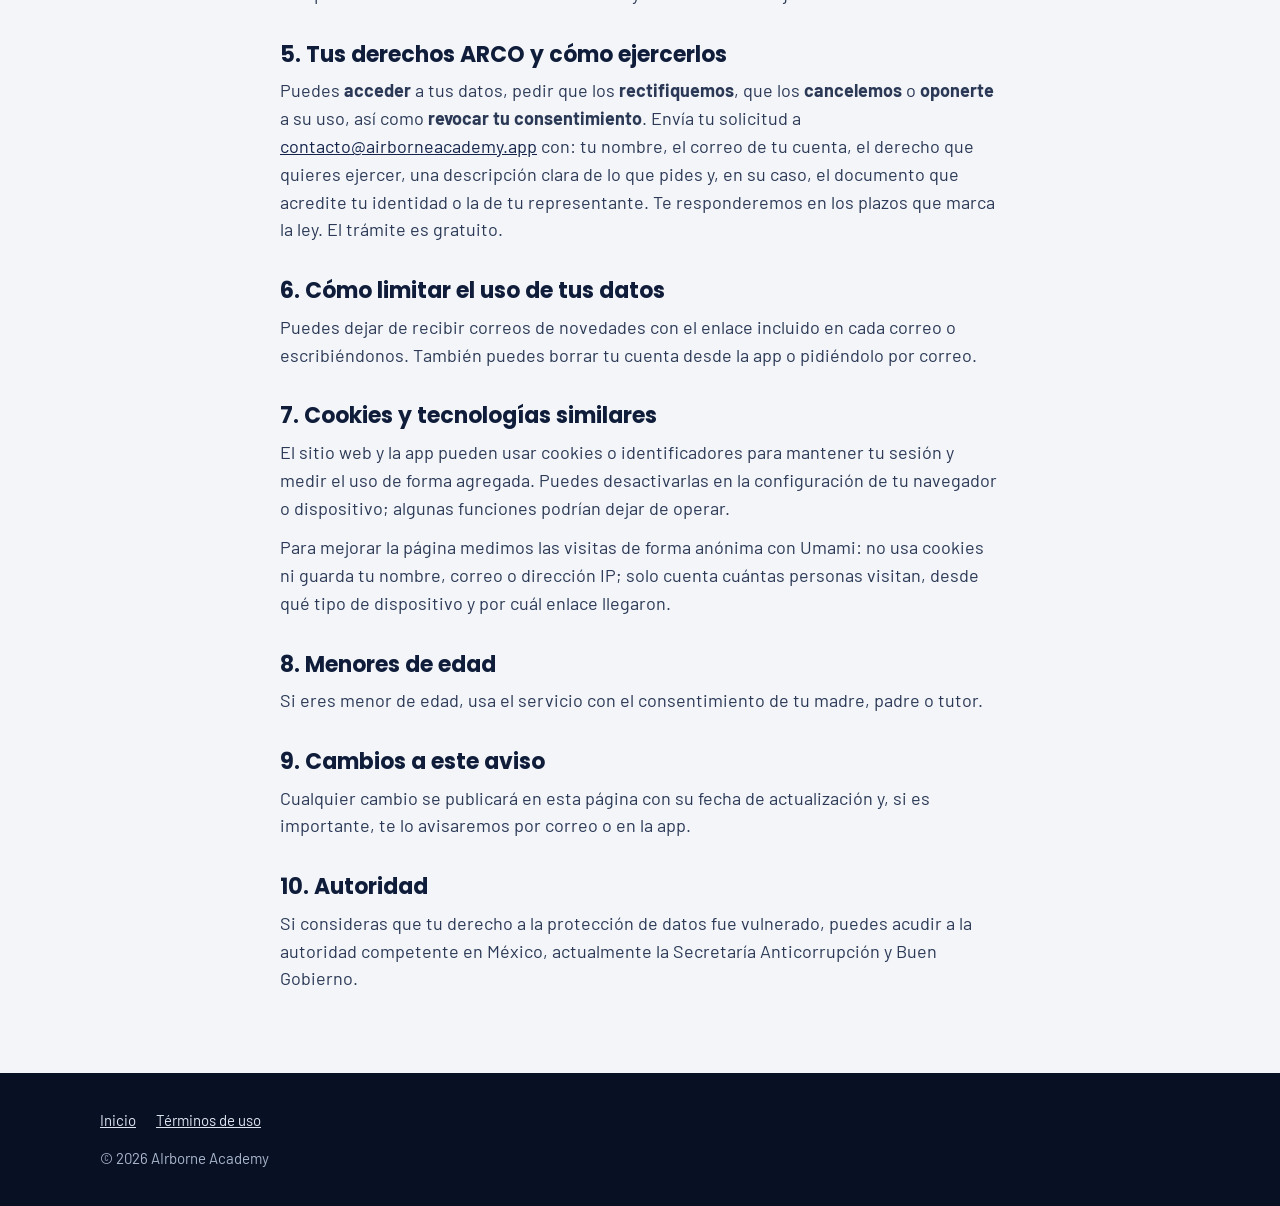
<file: privacidad.html>
<!doctype html>
<html lang="es">
<head>
<meta charset="utf-8">
<meta name="viewport" content="width=device-width, initial-scale=1, viewport-fit=cover">
<title>Aviso de privacidad · AIrborne Academy</title>
<link rel="icon" href="img/favicon-32.png" sizes="32x32">
<link rel="stylesheet" href="https://fonts.googleapis.com/css2?family=Poppins:wght@600;700&family=Barlow:wght@400;500;600;700&display=swap">
<link rel="stylesheet" href="estilos.css">
</head>
<body>
<header class="legal-top"><div class="wrap"><a href="/"><img src="img/logo.png" alt="AIrborne Academy"></a><a class="back" href="/">Inicio</a></div></header>
<main class="legal">
  <h1>Aviso de privacidad integral</h1>
  <p class="updated">Última actualización: 25 de noviembre de 2026</p>

  <h2>1. Quién es responsable de tus datos</h2>
  <p>Jorge Rodrigo García Flores, que opera la marca AIrborne Academy, con domicilio para oír y recibir notificaciones en calle Pino, Mza. 45, Lote 51, Col. Bosques de Cantabria, C.P. 50210, Toluca, Estado de México, México, es responsable del tratamiento de tus datos personales. Contacto: <a href="mailto:contacto@airborneacademy.app">contacto@airborneacademy.app</a>.</p>

  <h2>2. Qué datos recabamos</h2>
  <ul>
    <li>Identificación y contacto: nombre y correo electrónico.</li>
    <li>Datos de estudio: licencia que preparas, temas vistos, respuestas a ejercicios y exámenes, avance, insignias y regalos de temporada que ganes, y preguntas que haces al tutor de IA.</li>
    <li>Lista de espera: tu correo, si te registras para el acceso anticipado.</li>
    <li>Datos técnicos: tipo de dispositivo, sistema operativo, idioma, registros de errores y de uso de la app.</li>
    <li>Suscripción: el estado de tu suscripción. Los pagos en la web los procesa Mercado Pago y, en las apps, Apple o Google; <b>no recibimos ni guardamos los datos de tu tarjeta</b>.</li>
  </ul>
  <p>No solicitamos datos personales sensibles. Te pedimos no escribir datos sensibles en las preguntas al tutor.</p>

  <h2>3. Para qué usamos tus datos</h2>
  <p><b>Finalidades necesarias</b> para darte el servicio:</p>
  <ul>
    <li>Crear y administrar tu cuenta.</li>
    <li>Darte acceso a clases, ejercicios, exámenes, calculadoras y al tutor de IA.</li>
    <li>Guardar tu avance y personalizar tu plan de estudio.</li>
    <li>Gestionar tu suscripción y atender dudas, fallas y solicitudes.</li>
    <li>Si te registras en la lista de espera: enviarte tu invitación de acceso anticipado y los avisos del lanzamiento de la beta. Puedes pedir que te quitemos de la lista en cualquier momento.</li>
    <li>Proteger la seguridad de la plataforma y evitar el uso indebido o la copia del contenido.</li>
  </ul>
  <p><b>Finalidades adicionales</b>, que no son necesarias para el servicio:</p>
  <ul>
    <li>Enviarte novedades, temas nuevos y promociones.</li>
    <li>Elaborar estadísticas, de forma agregada, para mejorar el contenido.</li>
  </ul>
  <p>Si no quieres que usemos tus datos para las finalidades adicionales, escríbenos a <a href="mailto:contacto@airborneacademy.app">contacto@airborneacademy.app</a> o desactívalo en la configuración de la app. Negarte no afecta tu acceso al servicio.</p>

  <h2>4. Con quién compartimos tus datos</h2>
  <p>Para operar el servicio usamos proveedores que tratan datos por nuestra cuenta y bajo nuestras instrucciones: alojamiento de servidores, transmisión de video, correo electrónico y el proveedor del modelo de inteligencia artificial que procesa las preguntas al tutor. Algunos de ellos pueden estar fuera de México. No vendemos tus datos. Solo los compartimos con autoridades cuando una ley o una orden lo exija.</p>

  <h2>5. Tus derechos ARCO y cómo ejercerlos</h2>
  <p>Puedes <b>acceder</b> a tus datos, pedir que los <b>rectifiquemos</b>, que los <b>cancelemos</b> o <b>oponerte</b> a su uso, así como <b>revocar tu consentimiento</b>. Envía tu solicitud a <a href="mailto:contacto@airborneacademy.app">contacto@airborneacademy.app</a> con: tu nombre, el correo de tu cuenta, el derecho que quieres ejercer, una descripción clara de lo que pides y, en su caso, el documento que acredite tu identidad o la de tu representante. Te responderemos en los plazos que marca la ley. El trámite es gratuito.</p>

  <h2>6. Cómo limitar el uso de tus datos</h2>
  <p>Puedes dejar de recibir correos de novedades con el enlace incluido en cada correo o escribiéndonos. También puedes borrar tu cuenta desde la app o pidiéndolo por correo.</p>

  <h2>7. Cookies y tecnologías similares</h2>
  <p>El sitio web y la app pueden usar cookies o identificadores para mantener tu sesión y medir el uso de forma agregada. Puedes desactivarlas en la configuración de tu navegador o dispositivo; algunas funciones podrían dejar de operar.</p>
  <p>Para mejorar la página medimos las visitas de forma anónima con Umami: no usa cookies ni guarda tu nombre, correo o dirección IP; solo cuenta cuántas personas visitan, desde qué tipo de dispositivo y por cuál enlace llegaron.</p>

  <h2>8. Menores de edad</h2>
  <p>Si eres menor de edad, usa el servicio con el consentimiento de tu madre, padre o tutor.</p>

  <h2>9. Cambios a este aviso</h2>
  <p>Cualquier cambio se publicará en esta página con su fecha de actualización y, si es importante, te lo avisaremos por correo o en la app.</p>

  <h2>10. Autoridad</h2>
  <p>Si consideras que tu derecho a la protección de datos fue vulnerado, puedes acudir a la autoridad competente en México, actualmente la Secretaría Anticorrupción y Buen Gobierno.</p>
</main>
<footer><div class="wrap"><nav><a href="/">Inicio</a><a href="terminos.html">Términos de uso</a></nav><p>© 2026 AIrborne Academy</p></div></footer>
</body>
</html>
</file>
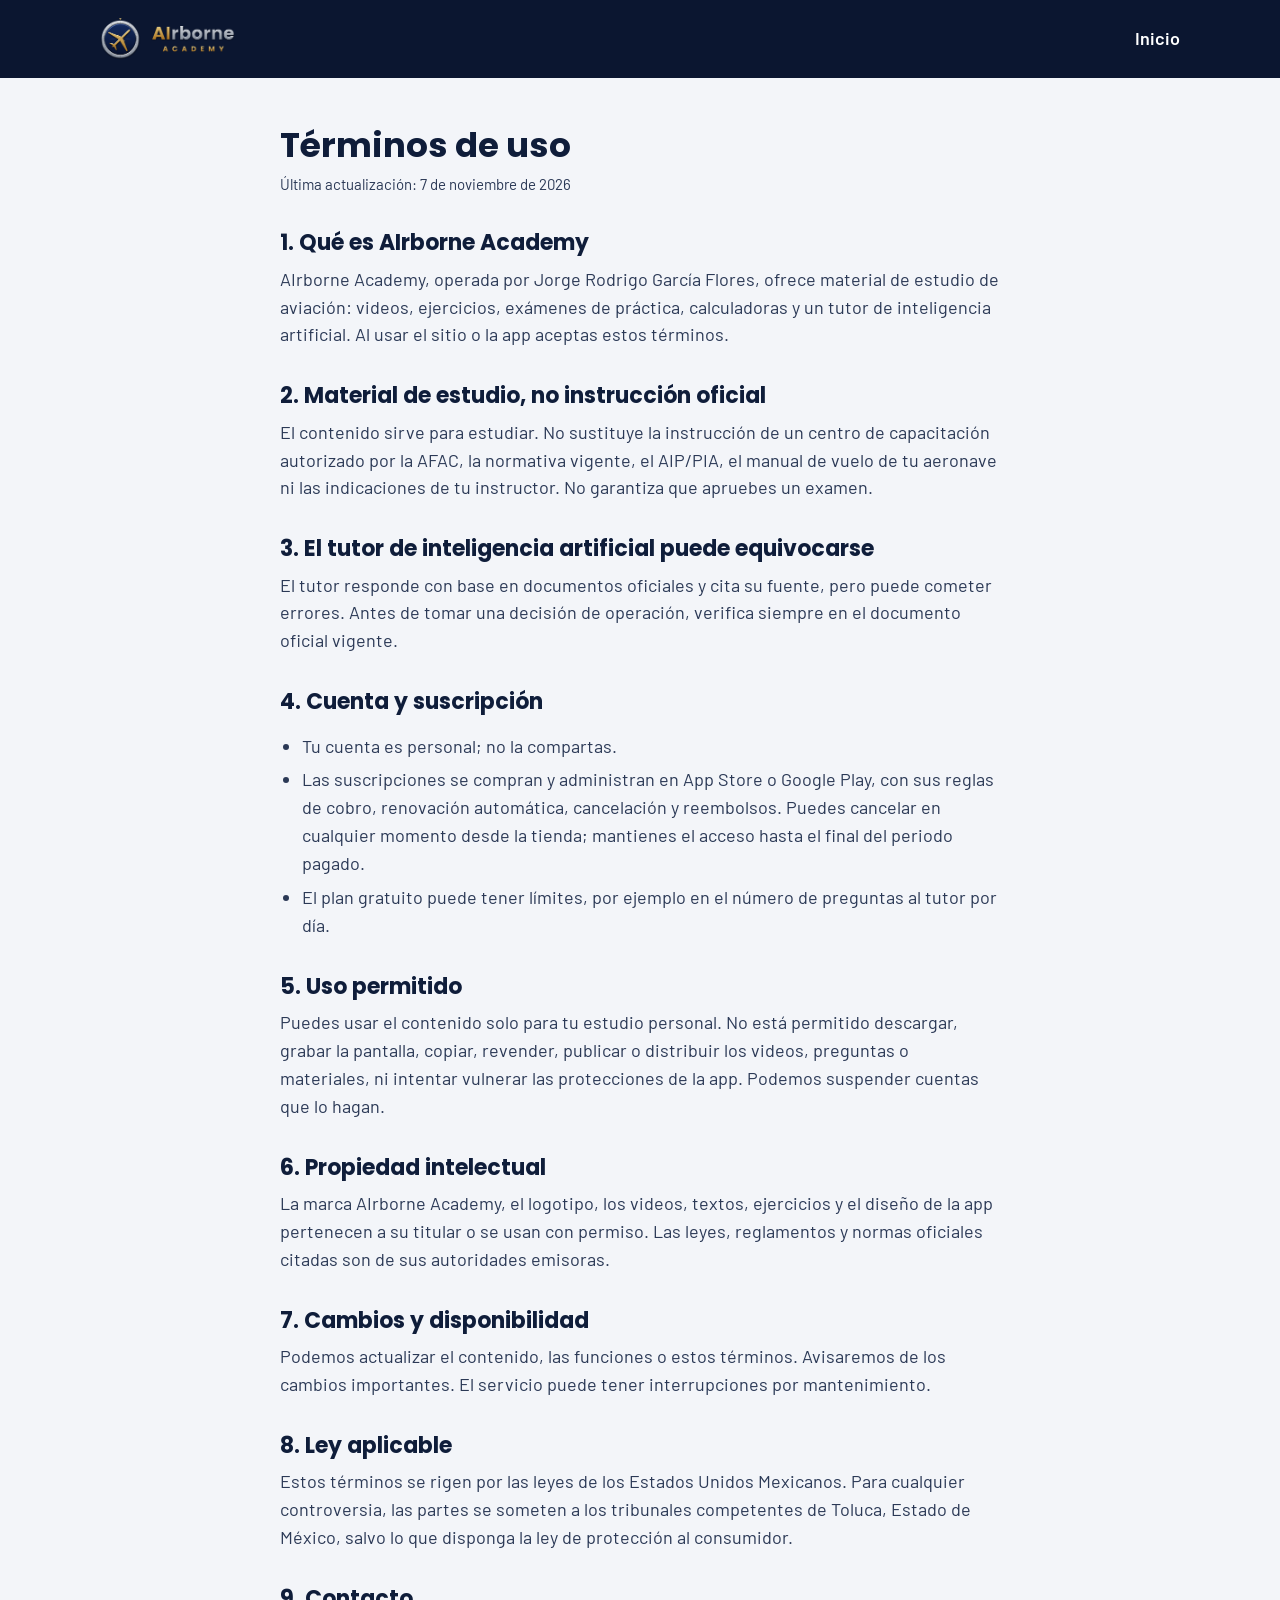
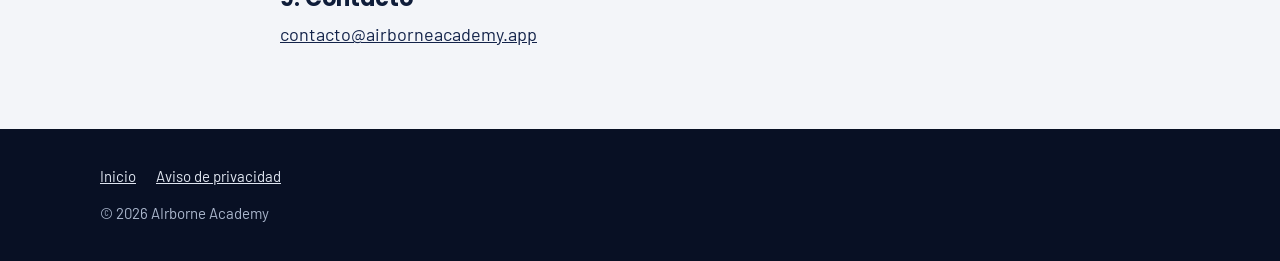
<file: terminos.html>
<!doctype html>
<html lang="es">
<head>
<meta charset="utf-8">
<meta name="viewport" content="width=device-width, initial-scale=1, viewport-fit=cover">
<title>Términos de uso · AIrborne Academy</title>
<link rel="icon" href="img/favicon-32.png" sizes="32x32">
<link rel="stylesheet" href="https://fonts.googleapis.com/css2?family=Poppins:wght@600;700&family=Barlow:wght@400;500;600;700&display=swap">
<link rel="stylesheet" href="estilos.css">
</head>
<body>
<header class="legal-top"><div class="wrap"><a href="/"><img src="img/logo.png" alt="AIrborne Academy"></a><a class="back" href="/">Inicio</a></div></header>
<main class="legal">
  <h1>Términos de uso</h1>
  <p class="updated">Última actualización: 7 de noviembre de 2026</p>

  <h2>1. Qué es AIrborne Academy</h2>
  <p>AIrborne Academy, operada por Jorge Rodrigo García Flores, ofrece material de estudio de aviación: videos, ejercicios, exámenes de práctica, calculadoras y un tutor de inteligencia artificial. Al usar el sitio o la app aceptas estos términos.</p>

  <h2>2. Material de estudio, no instrucción oficial</h2>
  <p>El contenido sirve para estudiar. No sustituye la instrucción de un centro de capacitación autorizado por la AFAC, la normativa vigente, el AIP/PIA, el manual de vuelo de tu aeronave ni las indicaciones de tu instructor. No garantiza que apruebes un examen.</p>

  <h2>3. El tutor de inteligencia artificial puede equivocarse</h2>
  <p>El tutor responde con base en documentos oficiales y cita su fuente, pero puede cometer errores. Antes de tomar una decisión de operación, verifica siempre en el documento oficial vigente.</p>

  <h2>4. Cuenta y suscripción</h2>
  <ul>
    <li>Tu cuenta es personal; no la compartas.</li>
    <li>Las suscripciones se compran y administran en App Store o Google Play, con sus reglas de cobro, renovación automática, cancelación y reembolsos. Puedes cancelar en cualquier momento desde la tienda; mantienes el acceso hasta el final del periodo pagado.</li>
    <li>El plan gratuito puede tener límites, por ejemplo en el número de preguntas al tutor por día.</li>
  </ul>

  <h2>5. Uso permitido</h2>
  <p>Puedes usar el contenido solo para tu estudio personal. No está permitido descargar, grabar la pantalla, copiar, revender, publicar o distribuir los videos, preguntas o materiales, ni intentar vulnerar las protecciones de la app. Podemos suspender cuentas que lo hagan.</p>

  <h2>6. Propiedad intelectual</h2>
  <p>La marca AIrborne Academy, el logotipo, los videos, textos, ejercicios y el diseño de la app pertenecen a su titular o se usan con permiso. Las leyes, reglamentos y normas oficiales citadas son de sus autoridades emisoras.</p>

  <h2>7. Cambios y disponibilidad</h2>
  <p>Podemos actualizar el contenido, las funciones o estos términos. Avisaremos de los cambios importantes. El servicio puede tener interrupciones por mantenimiento.</p>

  <h2>8. Ley aplicable</h2>
  <p>Estos términos se rigen por las leyes de los Estados Unidos Mexicanos. Para cualquier controversia, las partes se someten a los tribunales competentes de Toluca, Estado de México, salvo lo que disponga la ley de protección al consumidor.</p>

  <h2>9. Contacto</h2>
  <p><a href="mailto:contacto@airborneacademy.app">contacto@airborneacademy.app</a></p>
</main>
<footer><div class="wrap"><nav><a href="/">Inicio</a><a href="privacidad.html">Aviso de privacidad</a></nav><p>© 2026 AIrborne Academy</p></div></footer>
</body>
</html>
</file>
<file: estilos.css>
:root{
  --navy:#0b1630; --navy-2:#13234a; --ink:#0f1d3a; --muted:#56627a; --bg:#f3f5f9; --card:#ffffff;
  --gold:#f2c35a; --gold-d:#9a6b0e; --line:#dde2ec;
  --display:"Poppins",system-ui,sans-serif; --body:"Barlow",system-ui,-apple-system,"Segoe UI",sans-serif;
}
*{box-sizing:border-box}
html{scroll-behavior:smooth}
body{margin:0;background:var(--bg);color:var(--ink);font-family:var(--body);font-size:18px;line-height:1.55}
img{max-width:100%;display:block}
a{color:var(--navy-2)}
.wrap{max-width:1120px;margin:0 auto;padding-left:max(20px,env(safe-area-inset-left,0px));padding-right:max(20px,env(safe-area-inset-right,0px))}
h1,h2,h3{font-family:var(--display);line-height:1.15;margin:0;text-wrap:balance}
p{margin:0}

/* barra */
.top{position:absolute;inset:0 0 auto 0;z-index:5}
.top .wrap{display:flex;align-items:center;justify-content:space-between;gap:16px;padding-block:18px}
.top img{height:46px;width:auto}
.top nav{display:flex;gap:22px;flex-wrap:wrap}
.top nav a{color:#fff;text-decoration:none;font-weight:600;font-size:16px;opacity:.9}
.top nav a:hover{opacity:1;text-decoration:underline}
@media (max-width:640px){.top nav{display:none}}

/* portada */
.hero{position:relative;min-height:640px;display:flex;align-items:center;color:#fff;background:#0b1630 url(img/hero.jpg) center/cover no-repeat}
.hero::before{content:"";position:absolute;inset:0;background:linear-gradient(90deg,rgba(8,16,36,.88) 0%,rgba(8,16,36,.6) 45%,rgba(8,16,36,.15) 100%)}
.hero .wrap{position:relative;padding-block:140px 80px}
.hero .txt{max-width:600px;display:grid;gap:20px}
.eyebrow{font-family:var(--display);font-weight:600;font-size:14px;letter-spacing:.14em;text-transform:uppercase;color:var(--gold)}
.hero h1{font-size:clamp(34px,5vw,54px);font-weight:700}
.hero p{font-size:20px;color:#e3e8f0}
.ctas{display:flex;gap:12px;flex-wrap:wrap;margin-top:6px}
.btn{display:inline-flex;align-items:center;justify-content:center;min-height:50px;padding:0 22px;border-radius:12px;font-weight:700;text-decoration:none;font-size:17px}
.btn.gold{background:var(--gold);color:var(--navy)}
.btn.line{border:2px solid rgba(255,255,255,.7);color:#fff}
.btn:focus-visible{outline:3px solid #fff;outline-offset:3px}
.tags{font-family:var(--display);font-weight:600;color:var(--gold);letter-spacing:.06em}

section{padding-block:80px}
.head{display:grid;gap:10px;margin-bottom:36px;max-width:720px}
.head h2{font-size:clamp(28px,4vw,40px)}
.head p{color:var(--muted)}

/* licencias */
.lic{display:grid;grid-template-columns:repeat(3,minmax(0,1fr));gap:20px}
@media (max-width:860px){.lic{grid-template-columns:minmax(0,1fr)}}
.lic article{position:relative;border-radius:18px;overflow:hidden;min-height:380px;display:flex;align-items:flex-end;color:#fff;background:var(--navy)}
.lic article img{position:absolute;inset:0;width:100%;height:100%;object-fit:cover}
.lic article::after{content:"";position:absolute;inset:0;background:linear-gradient(0deg,rgba(8,16,36,.92) 15%,rgba(8,16,36,.1) 70%)}
.lic .t{position:relative;z-index:1;padding:22px;display:grid;gap:6px}
.lic .t span{font-family:var(--display);font-weight:600;color:var(--gold);font-size:14px;letter-spacing:.1em}
.lic h3{font-size:24px}

/* incluye */
.feat{display:grid;grid-template-columns:repeat(3,minmax(0,1fr));gap:18px}
@media (max-width:860px){.feat{grid-template-columns:minmax(0,1fr)}}
.feat div{background:var(--card);border:1px solid var(--line);border-radius:16px;padding:22px;display:grid;gap:8px;align-content:start}
.feat svg{width:34px;height:34px;stroke:var(--navy-2)}
.feat h3{font-size:19px}
.feat p{color:var(--muted);font-size:16px}

/* pasos */
.dark{background:var(--navy);color:#fff}
.dark .head p{color:#c7d0e2}
.steps{display:grid;grid-template-columns:repeat(3,minmax(0,1fr));gap:18px;counter-reset:s;list-style:none;padding:0;margin:0}
@media (max-width:860px){.steps{grid-template-columns:minmax(0,1fr)}}
.steps li{background:var(--navy-2);border-radius:16px;padding:24px;display:grid;gap:8px}
.steps li::before{counter-increment:s;content:counter(s);font-family:var(--display);font-weight:700;font-size:28px;color:var(--gold)}
.steps h3{font-size:20px}
.steps p{color:#c7d0e2;font-size:16px}

/* contacto */
.contact{display:grid;gap:14px;justify-items:start}
.mail{font-family:var(--display);font-weight:700;font-size:clamp(20px,3vw,28px);color:var(--navy-2);word-break:break-all}

footer{background:#081024;color:#aab6cc;font-size:15px}
footer .wrap{padding-block:36px;display:grid;gap:14px}
footer nav{display:flex;gap:20px;flex-wrap:wrap}
footer a{color:#dfe5f0}
footer img{height:38px;width:auto}

/* páginas legales */
.legal-top{background:var(--navy)}
.legal-top .wrap{padding-block:18px;display:flex;justify-content:space-between;align-items:center;gap:12px}
.legal-top img{height:42px;width:auto}
.legal-top a.back{color:#fff;font-weight:600;text-decoration:none}
.legal{max-width:760px;margin:0 auto;padding:48px 20px 80px}
.legal h1{font-size:34px;margin-bottom:8px}
.legal h2{font-size:22px;margin:34px 0 10px}
.legal p,.legal li{color:#2b3956}
.legal p+p{margin-top:12px}
.legal ul{padding-left:22px;display:grid;gap:6px}
.updated{color:var(--muted);font-size:15px}
.fill{background:#fff2c4;border-radius:4px;padding:0 4px;font-weight:600}
.draft{background:#fff4dc;border:1px solid #f0c66b;border-radius:12px;padding:14px 16px;margin:18px 0;font-size:16px}

/* herramientas gratis */
.feat.gratis a{background:var(--card);border:1px solid var(--line);border-radius:16px;padding:22px;display:grid;gap:8px;align-content:start;color:inherit;text-decoration:none;transition:border-color .15s,transform .15s}
.feat.gratis a:hover{border-color:var(--gold);transform:translateY(-2px)}
.feat.gratis a:focus-visible{outline:3px solid var(--gold);outline-offset:3px}
/* descarga con QR */
.descarga{display:grid;grid-template-columns:minmax(0,1fr) auto;gap:40px;align-items:center}
.descarga .txt{display:grid;gap:14px;max-width:560px;justify-items:start}
.descarga h2{font-size:clamp(28px,4vw,40px)}
.descarga p{color:#c7d0e2}
.descarga .pronto{color:var(--gold);font-weight:600}
.qr{margin:0;display:grid;gap:10px;justify-items:center;background:#fff;border-radius:20px;padding:18px 18px 14px}
.qr img{width:220px;height:220px}
.qr figcaption{color:var(--navy);font-size:15px;font-weight:600}
.solo-movil{display:none}
.steps a{color:var(--gold)}
@media (max-width:760px){.descarga{grid-template-columns:minmax(0,1fr)}.qr{display:none}.solo-movil{display:inline-flex}}
.steps li{color:#fff}

/* Destacado del plan de vuelo OACI */
#plan-de-vuelo{background:linear-gradient(160deg,var(--navy) 0%,#15295a 100%)}
.plan-dest{display:grid;grid-template-columns:minmax(0,1fr) minmax(0,1.05fr);gap:44px;align-items:center}
@media (max-width:900px){.plan-dest{grid-template-columns:minmax(0,1fr)}}
.plan-dest h2{font-size:clamp(28px,4vw,40px);margin:10px 0 12px;color:#fff}
.plan-dest .txt>p{color:#c7d0e2;font-size:18px}
.ventajas{list-style:none;padding:0;margin:18px 0 26px;display:grid;gap:12px}
.ventajas li{position:relative;padding-left:30px;color:#c7d0e2;font-size:17px;line-height:1.45}
.ventajas li::before{content:"";position:absolute;left:0;top:7px;width:16px;height:16px;border-radius:50%;background:var(--gold);box-shadow:0 0 0 4px rgba(242,195,90,.18)}
.ventajas b{color:#fff}
.plan-muestra{margin:0}
.plan-muestra img{display:block;width:100%;height:auto;border-radius:14px;background:#fff;padding:10px;box-shadow:0 24px 60px rgba(0,0,0,.45);transform:rotate(-1.2deg)}
.plan-muestra figcaption{margin-top:12px;font-size:14px;color:#9fb0cf;text-align:center}

/* Demostración en video (sección "Cómo funciona") */
.demo{display:grid;grid-template-columns:minmax(0,1fr) auto;gap:48px;align-items:center;margin-top:56px;padding:40px;border-radius:24px;
  background:linear-gradient(135deg,#0b1630 0%,#1b2f63 100%);color:#fff;overflow:hidden;position:relative}
.demo::after{content:"";position:absolute;right:-120px;top:-120px;width:420px;height:420px;border-radius:50%;background:radial-gradient(circle,rgba(242,195,90,.22),transparent 65%);pointer-events:none}
.demo-txt{display:grid;gap:14px;max-width:460px;position:relative;z-index:1}
.demo-txt h3{font-size:clamp(26px,3.4vw,36px)}
.demo-txt p{color:#c7d0e2}
.demo-txt .btn{justify-self:start;border:0;cursor:pointer;font:inherit;font-weight:700}
.demo-tel{position:relative;z-index:1;width:250px;aspect-ratio:9/16;padding:9px;border:0;border-radius:36px;cursor:pointer;
  background:#0e1422;box-shadow:0 0 0 2px #46526e,0 30px 70px rgba(0,0,0,.5);transition:transform .45s cubic-bezier(.2,.8,.2,1),box-shadow .45s}
.demo-tel video{width:100%;height:100%;object-fit:cover;border-radius:28px;display:block;background:#0b1630}
.demo-play{position:absolute;inset:0;margin:auto;width:76px;height:76px;border-radius:50%;display:grid;place-items:center;color:#0b1630;
  background:var(--gold);box-shadow:0 0 0 0 rgba(242,195,90,.6);animation:latido 2.2s infinite;transition:opacity .3s,transform .3s}
.demo-play svg{width:34px;height:34px;margin-left:4px}
.demo-pista{position:absolute;left:50%;bottom:22px;transform:translateX(-50%);font:600 13px var(--body);letter-spacing:.04em;white-space:nowrap;
  background:rgba(11,22,48,.78);color:#fff;padding:6px 12px;border-radius:99px;transition:opacity .3s}
@media (hover:none){.demo-pista{display:none}}
.demo-tel.vivo{transform:translateY(-6px) scale(1.04) rotate(-1deg);box-shadow:0 0 0 2px var(--gold),0 40px 90px rgba(0,0,0,.6),0 0 60px rgba(242,195,90,.25)}
.demo-tel.vivo .demo-play{opacity:0;transform:scale(.6)}
.demo-tel.vivo .demo-pista{opacity:0}
.demo-tel:focus-visible{outline:3px solid var(--gold);outline-offset:4px}
@keyframes latido{0%{box-shadow:0 0 0 0 rgba(242,195,90,.55)}70%{box-shadow:0 0 0 18px rgba(242,195,90,0)}100%{box-shadow:0 0 0 0 rgba(242,195,90,0)}}
@media (prefers-reduced-motion:reduce){.demo-play{animation:none}.demo-tel{transition:none}}
@media (max-width:760px){.demo{grid-template-columns:minmax(0,1fr);padding:28px 22px;gap:28px;justify-items:center;text-align:center}.demo-txt .btn{justify-self:center}.demo-tel{width:min(260px,72vw)}}
.demo-ventana{padding:0;border:0;background:transparent;max-width:none;max-height:none;overflow:visible}
.demo-ventana::backdrop{background:rgba(5,10,22,.86);backdrop-filter:blur(4px)}
.demo-ventana video{display:block;height:min(88vh,960px);width:auto;max-width:94vw;border-radius:22px;background:#000;box-shadow:0 30px 90px rgba(0,0,0,.6)}
.demo-cerrar{position:absolute;top:-16px;right:-16px;width:44px;height:44px;border-radius:50%;border:0;background:var(--gold);color:#0b1630;font:700 26px/1 var(--display);cursor:pointer;z-index:2}
@media (max-width:760px){.demo-cerrar{top:8px;right:8px}}

/* acceso anticipado (lista de espera y cuenta regresiva) */
.anticipado{background:radial-gradient(120% 140% at 85% 0%,#1d3466 0%,var(--navy) 55%);color:#fff;padding-block:64px;position:relative;overflow:hidden}
.anticipado::after{content:"";position:absolute;inset:auto -10% -1px -10%;height:2px;background:linear-gradient(90deg,transparent,var(--gold),transparent);opacity:.6}
.anticipado-grid{display:grid;grid-template-columns:1.1fr 1fr;gap:40px;align-items:center}
@media (max-width:860px){.anticipado-grid{grid-template-columns:minmax(0,1fr)}}
.anticipado-txt{display:grid;gap:14px}
.anticipado h2{font-size:clamp(30px,4.4vw,46px)}
.anticipado-txt p{color:#d6deec}
.cuenta{list-style:none;margin:6px 0 0;padding:0;display:flex;gap:12px}
.cuenta li{min-width:84px;padding:12px 10px 10px;border:1px solid rgba(242,195,90,.45);border-radius:14px;background:rgba(255,255,255,.04);text-align:center}
.cuenta b{display:block;font-family:var(--display);font-size:34px;line-height:1;color:var(--gold);font-variant-numeric:tabular-nums}
.cuenta span{font-size:13px;letter-spacing:.12em;text-transform:uppercase;color:#aebbd3}
.espera{background:rgba(255,255,255,.06);border:1px solid rgba(255,255,255,.14);border-radius:20px;padding:24px;display:grid;gap:12px}
.espera>label{font-weight:600}
.espera-fila{display:flex;gap:10px;flex-wrap:wrap}
.espera-fila .btn{flex:0 0 auto}
.espera input[type=email]{flex:1 1 180px;min-width:0;min-height:50px;border-radius:12px;border:1px solid rgba(255,255,255,.3);background:#0e1c3d;color:#fff;font:inherit;padding:0 14px}
.espera input[type=email]:focus{outline:3px solid var(--gold);outline-offset:1px}
.espera button[disabled]{opacity:.6}
.acepto{display:flex;gap:10px;align-items:flex-start;font-size:15px;color:#c9d3e6}
.acepto input{margin-top:4px;width:18px;height:18px;accent-color:var(--gold)}
.acepto a{color:var(--gold)}
.trampa{position:absolute;left:-9999px;width:1px;height:1px;overflow:hidden}
.espera-msg{min-height:1.4em;font-size:16px}
.espera-msg.ok{color:#8fe0a8}
.espera-msg.error{color:#ffb4a8}
</file>
<file: app/app.css>
/* app.css — estilos de la app de herramientas de AIrborne Academy.
   Colores de la marca (los mismos de la página) y modo oscuro automático. */
:root{
  --navy:#0b1630; --navy-2:#13234a; --gold:#f2c35a; --gold-d:#9a6b0e;
  --bg:#f3f5f9; --card:#fff; --ink:#0f1d3a; --muted:#56627a; --line:#dde2ec;
  --ok:#1f7a4d; --warn:#b4540a; --bad:#b42318; --field:#fff;
  --display:"Poppins",system-ui,-apple-system,"Segoe UI",sans-serif;
  --body:"Barlow",system-ui,-apple-system,"Segoe UI",sans-serif;
}
@media (prefers-color-scheme:dark){
  :root{ --bg:#08101f; --card:#101b33; --ink:#e8edf6; --muted:#9aa7bf; --line:#22304f; --field:#0b1428; --navy-2:#9fb4e6; --gold-d:#f2c35a; }
}
*{box-sizing:border-box}
html{-webkit-text-size-adjust:100%}
body{margin:0;background:var(--bg);color:var(--ink);font:17px/1.5 var(--body);min-height:100vh;display:flex;flex-direction:column}
a{color:var(--navy-2)}
h1,h2,h3{font-family:var(--display);line-height:1.2;margin:0}

/* barra superior */
.bar{position:sticky;top:0;z-index:10;display:flex;align-items:center;gap:10px;background:var(--navy);
  padding:calc(10px + env(safe-area-inset-top,0px)) max(16px,env(safe-area-inset-right)) 10px max(16px,env(safe-area-inset-left))}
.bar .brand img{height:34px;width:auto;display:block}
.bar .back{color:#fff;text-decoration:none;font-size:34px;line-height:1;padding:0 6px 4px 0}
.bar .install{margin-left:auto;background:var(--gold);color:var(--navy);border:0;border-radius:10px;padding:8px 14px;font:700 15px var(--body)}

main{flex:1;width:100%;max-width:1100px;margin:0 auto;padding:20px max(16px,env(safe-area-inset-left)) 32px}
main:focus{outline:none}
.pie{font-size:13px;color:var(--muted);text-align:center;padding:16px 16px calc(16px + env(safe-area-inset-bottom,0px))}

/* inicio */
.hola{margin:4px 0 18px}
.hola h1{font-size:clamp(24px,4vw,32px)}
.hola p{color:var(--muted);margin:6px 0 0}
.grid{display:grid;gap:12px;grid-template-columns:repeat(auto-fill,minmax(250px,1fr))}
.tile{display:flex;gap:14px;align-items:flex-start;background:var(--card);border:1px solid var(--line);border-radius:16px;
  padding:16px;text-decoration:none;color:inherit;min-height:96px}
.tile:hover,.tile:focus-visible{border-color:var(--gold);outline:none}
.tile .ico{flex:none;width:44px;height:44px;border-radius:12px;background:var(--navy);color:var(--gold);display:grid;place-items:center}
.tile .ico svg{width:26px;height:26px}
.tile h2{font-size:17px}
.tile p{margin:3px 0 0;color:var(--muted);font-size:15px;line-height:1.35}

/* pantalla de calculadora: en tableta, datos a la izquierda y resultado a la derecha */
.calc h1{font-size:clamp(22px,3.5vw,28px)}
.calc .intro{color:var(--muted);margin:6px 0 16px;max-width:720px}
.cols{display:grid;gap:16px}
@media (min-width:760px){ .cols{grid-template-columns:minmax(0,1fr) minmax(0,1fr);align-items:start} .res{position:sticky;top:76px} }
.card{background:var(--card);border:1px solid var(--line);border-radius:16px;padding:16px}
.campo{display:grid;gap:4px;margin-bottom:14px}
.campo label{font-weight:600}
.campo .ayuda{font-size:14px;color:var(--muted);line-height:1.35}
.fila{display:flex;gap:8px;align-items:center}
input,select{font:500 18px var(--body);color:var(--ink);background:var(--field);border:1.5px solid var(--line);border-radius:10px;
  padding:10px 12px;min-height:46px;width:100%}
input:focus,select:focus{outline:none;border-color:var(--gold)}
.fila .u{flex:none;min-width:52px;color:var(--muted);font-size:15px}
.dos{display:grid;grid-template-columns:1fr 1fr;gap:10px}
.seg{display:flex;border:1.5px solid var(--line);border-radius:10px;overflow:hidden}
.seg button{flex:1;border:0;background:transparent;color:var(--ink);font:600 15px var(--body);padding:10px 6px;min-height:44px}
.seg button[aria-pressed=true]{background:var(--navy);color:#fff}

/* resultados */
.res h2{font-size:15px;color:var(--muted);text-transform:uppercase;letter-spacing:.08em;margin-bottom:8px}
.big{display:grid;grid-template-columns:repeat(auto-fit,minmax(130px,1fr));gap:10px}
.dato{background:var(--bg);border-radius:12px;padding:10px 12px}
.dato .k{font-size:13px;color:var(--muted)}
.dato .v{font:700 26px var(--display);font-variant-numeric:tabular-nums}
.dato .v small{font-size:15px;font-weight:600;color:var(--muted)}
.explica{margin:12px 0 0;font-size:16px}
.aviso{margin-top:10px;padding:10px 12px;border-radius:10px;background:#fff4e5;color:#7a3a00;font-size:15px}
.error{margin-top:4px;padding:10px 12px;border-radius:10px;background:#fde8e7;color:var(--bad);font-size:15px}
@media (prefers-color-scheme:dark){ .aviso{background:#3a2a10;color:#ffd79a} .error{background:#3b1514;color:#ffb4ad} }
svg.dib{width:100%;height:auto;margin-top:12px;max-height:360px}
.formula{margin-top:12px;font-size:14px;color:var(--muted)}
.formula code{font-size:13px}

/* guías de estudio (PBN, plan de vuelo) */
.guia{max-width:820px}
.calc.guia{max-width:none}
.guia h1{font-size:clamp(22px,3.5vw,28px)}
.guia h2{font-size:20px;margin:26px 0 8px}
.guia h3{font-size:16px;margin:14px 0 6px}
.guia p,.guia li{max-width:760px}
.guia .intro{color:var(--muted)}
.guia blockquote{margin:10px 0;padding:10px 14px;border-left:4px solid var(--gold);background:var(--card);border-radius:0 10px 10px 0}
.guia .fuente{font-size:14px;color:var(--muted)}
.tabla{overflow-x:auto}
.tabla table,table.codigos{border-collapse:collapse;width:100%;font-size:15px;background:var(--card)}
.tabla th,.tabla td,table.codigos td{border:1px solid var(--line);padding:7px 9px;text-align:left;vertical-align:top}
.tabla th{background:var(--navy);color:#fff;font-weight:600}
.repaso{background:var(--card);border:1px solid var(--line);border-radius:10px;padding:10px 12px;margin:8px 0}
.repaso summary{font-weight:600;cursor:pointer}
.boton{display:inline-block;background:var(--navy);color:#fff;border:0;border-radius:10px;padding:9px 14px;font:600 15px var(--body);text-decoration:none;cursor:pointer}
.ejemplos{display:flex;flex-wrap:wrap;gap:8px;margin:0 0 14px}
h3.casilla{font-size:14px;text-transform:uppercase;letter-spacing:.08em;color:var(--gold-d);margin:18px 0 8px;border-bottom:1px solid var(--line);padding-bottom:4px}
h3.casilla:first-child{margin-top:0}
pre.msg{white-space:pre-wrap;word-break:break-word;background:var(--navy);color:#e8edf6;border-radius:10px;padding:12px;font:600 15px/1.5 ui-monospace,Consolas,monospace;margin:6px 0 10px}
.ok{margin-top:10px;padding:10px 12px;border-radius:10px;background:#e6f4ec;color:var(--ok);font-size:15px}
.error ul{margin:6px 0 0;padding-left:18px}
ol.pasos{padding-left:20px;margin:14px 0}
ol.pasos li{margin-bottom:8px}
@media (prefers-color-scheme:dark){ .ok{background:#0f2e1f;color:#8fe0b3} }
.boton.oro{background:var(--gold);color:var(--navy)}
.boton[disabled]{opacity:.45;cursor:not-allowed}
.nota{font-size:14px;color:var(--muted);margin:6px 0}
.chips{display:flex;flex-wrap:wrap;gap:6px;margin:8px 0}
.chip{border:1px solid var(--line);background:var(--card);color:var(--ink);border-radius:999px;padding:6px 10px;font:600 14px ui-monospace,Consolas,monospace;cursor:pointer}
.chip:hover{border-color:var(--gold)}
.chip.activo{border-color:var(--gold);background:var(--gold);color:var(--navy)}
/* inglés: resultado palabra por palabra */
.palabras{line-height:2}
.w{padding:2px 6px;border-radius:6px;margin:0 1px}
.w.ok{background:#e6f4ec;color:#166534}
.w.falta{background:#fde8e8;color:#b91c1c;font-weight:700}
.w.cambio{background:#fdf1dc;color:#92400e;font-weight:700;cursor:help}
.w.sobra{text-decoration:line-through;color:var(--muted)}
.chip.malo{border-color:#dc2626;background:#fde8e8;color:#b91c1c}
.ej{margin:12px 0}
@media (prefers-color-scheme:dark){.w.ok{background:#0f2e1f;color:#8fe0b3}.w.falta{background:#3a1212;color:#fca5a5}.w.cambio{background:#3a2a0d;color:#fcd34d}}
/* inicio: grupos Gratis / Pro y buscador */
[hidden]{display:none!important}
.buscador{position:relative;margin-top:14px;max-width:560px}
.buscador input{padding-left:44px;border-radius:999px}
.buscador .ico-b{position:absolute;left:14px;top:50%;transform:translateY(-50%);width:20px;height:20px;color:var(--muted)}
.buscador .ico-b svg{width:20px;height:20px}
.grupo{margin:22px 0 0}
.grupocab{display:flex;flex-wrap:wrap;align-items:baseline;gap:4px 10px;margin:0 0 10px}
.grupocab h2{font-size:19px}
.grupocab p{flex-basis:100%;margin:0;color:var(--muted);font-size:15px}
.grupo.plan-gratis{background:linear-gradient(180deg,rgba(242,195,90,.14),rgba(242,195,90,.04));border:1px solid rgba(242,195,90,.55);border-radius:20px;padding:16px}
.gratis-et{font:700 11px var(--body);letter-spacing:.12em;background:var(--ok);color:#fff;border-radius:999px;padding:3px 9px}
.procab{margin:30px 0 0;padding:16px 18px;border-radius:18px;background:var(--navy);color:#e8edf6}
.procab h1{font-size:22px;color:var(--gold)}
.procab p{margin:6px 0 0;font-size:15px;color:#c9d3e6}
.pro{display:inline-block;vertical-align:2px;font:700 10px var(--body);letter-spacing:.12em;color:var(--navy);background:var(--gold);border-radius:6px;padding:2px 6px;margin-left:4px}
.procard{max-width:620px;border-color:var(--gold)}
/* METAR / TAF */
.met{margin-bottom:12px}
.metcab{display:flex;flex-wrap:wrap;align-items:center;justify-content:space-between;gap:6px;margin-bottom:6px}
.metcab h2{font-size:18px;display:flex;align-items:center;gap:8px}
.cat{font:700 12px var(--body);letter-spacing:.08em;color:#fff;border-radius:6px;padding:3px 8px}
table.codigos td:first-child{white-space:nowrap;width:1%}
table.codigos tr.malo td{background:rgba(220,38,38,.08)}
table.codigos tr.malo td:first-child code{color:var(--bad);font-weight:700}
table.codigos tr.gris td{color:var(--muted)}
table.codigos i[lang=en]{color:var(--muted);font-size:14px}
/* web: tarjeta de la app y rescate de bitácora */
.applista{margin:10px 0 14px;padding-left:20px;color:#c9d3e6;font-size:15px;display:grid;gap:4px}
.applista b{color:#fff}
.procab .boton.oro{text-decoration:none}
.aviso-card{border-color:var(--gold);margin-top:16px}
.aviso-card h2{font-size:18px;margin-bottom:6px}
</file>
